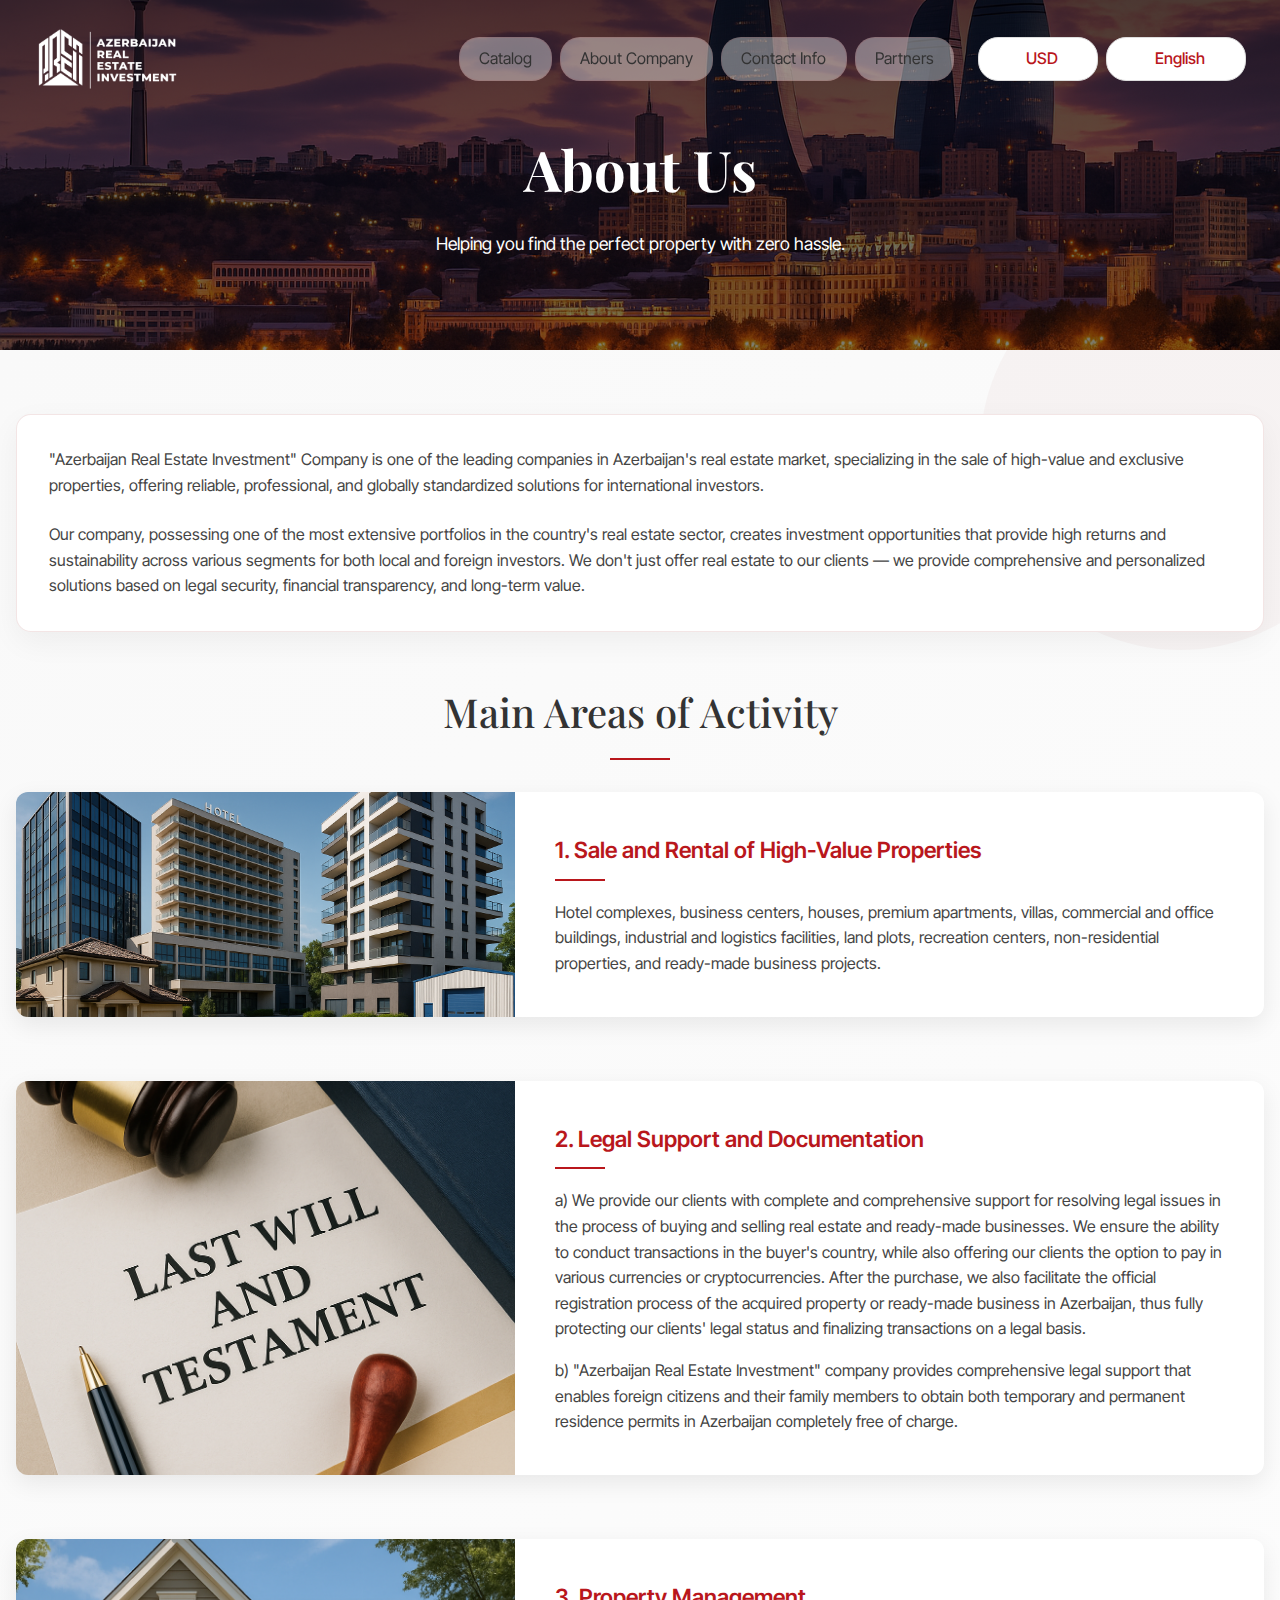
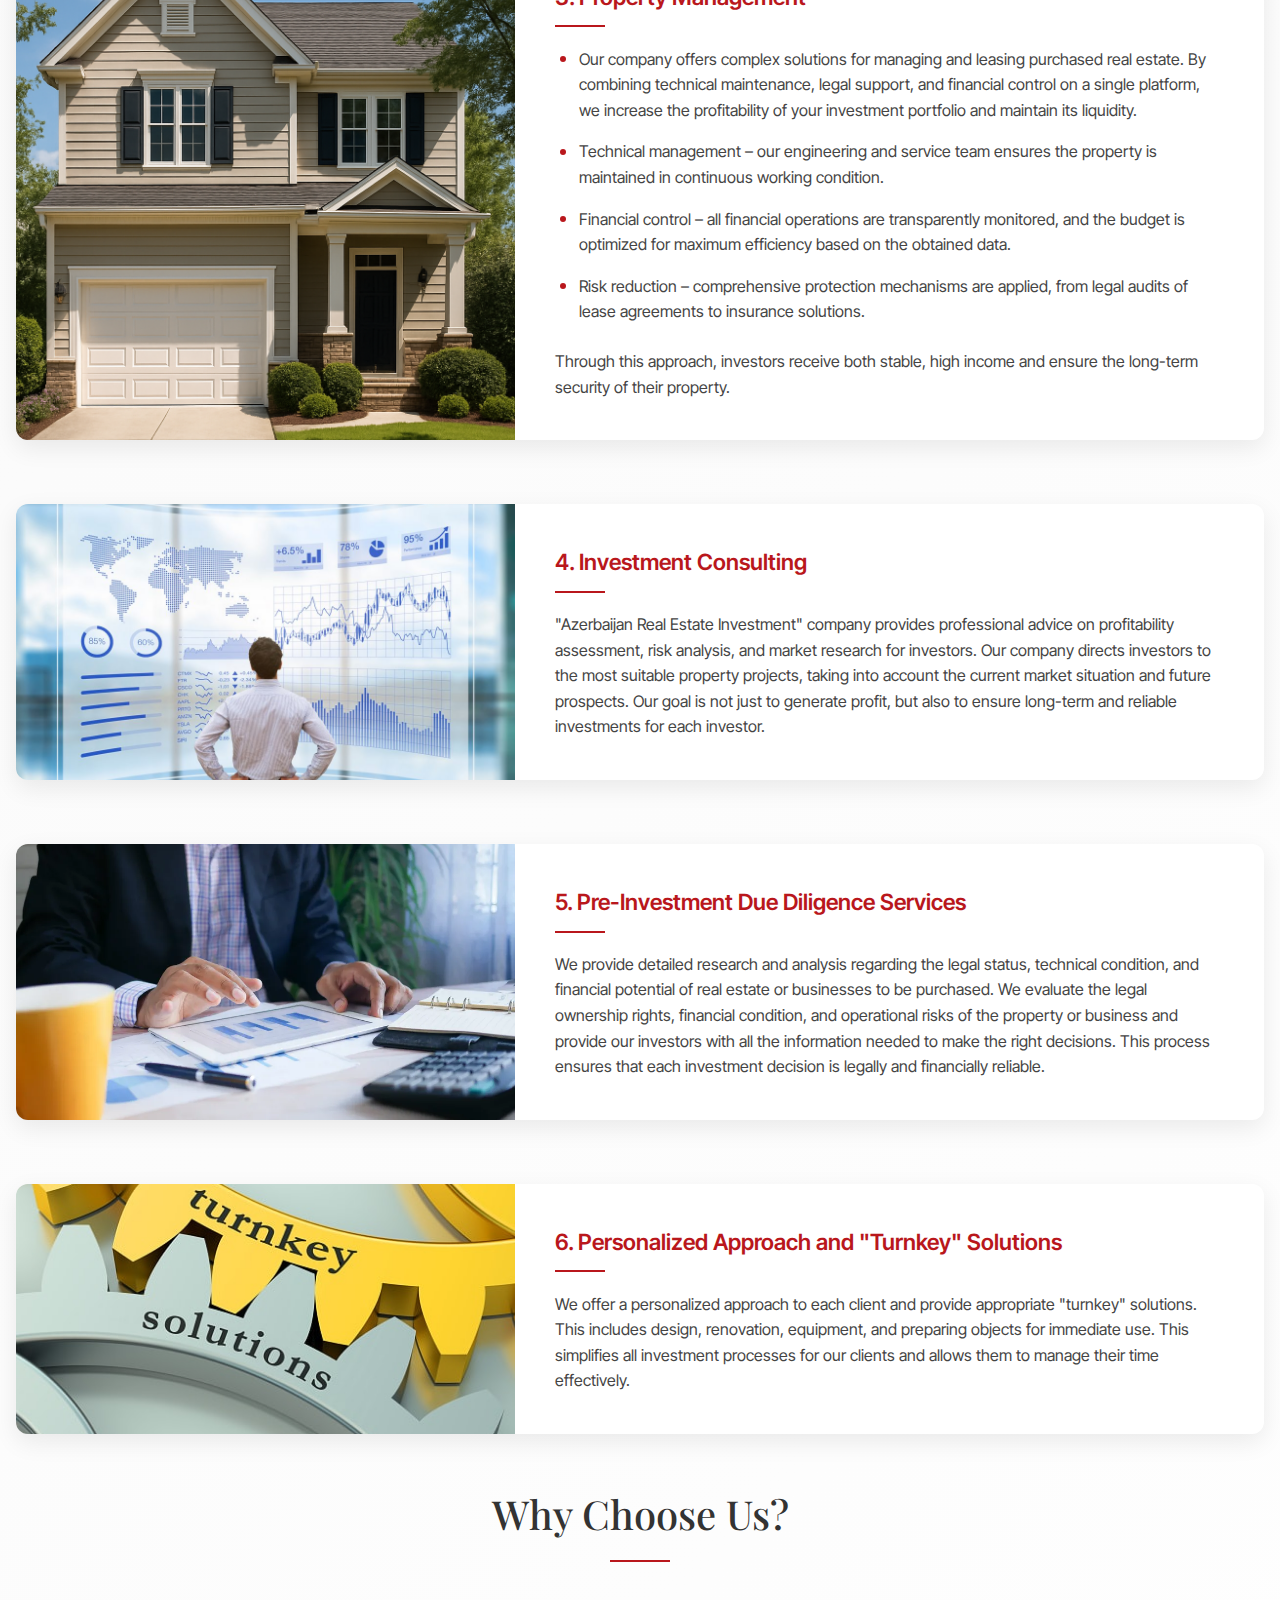
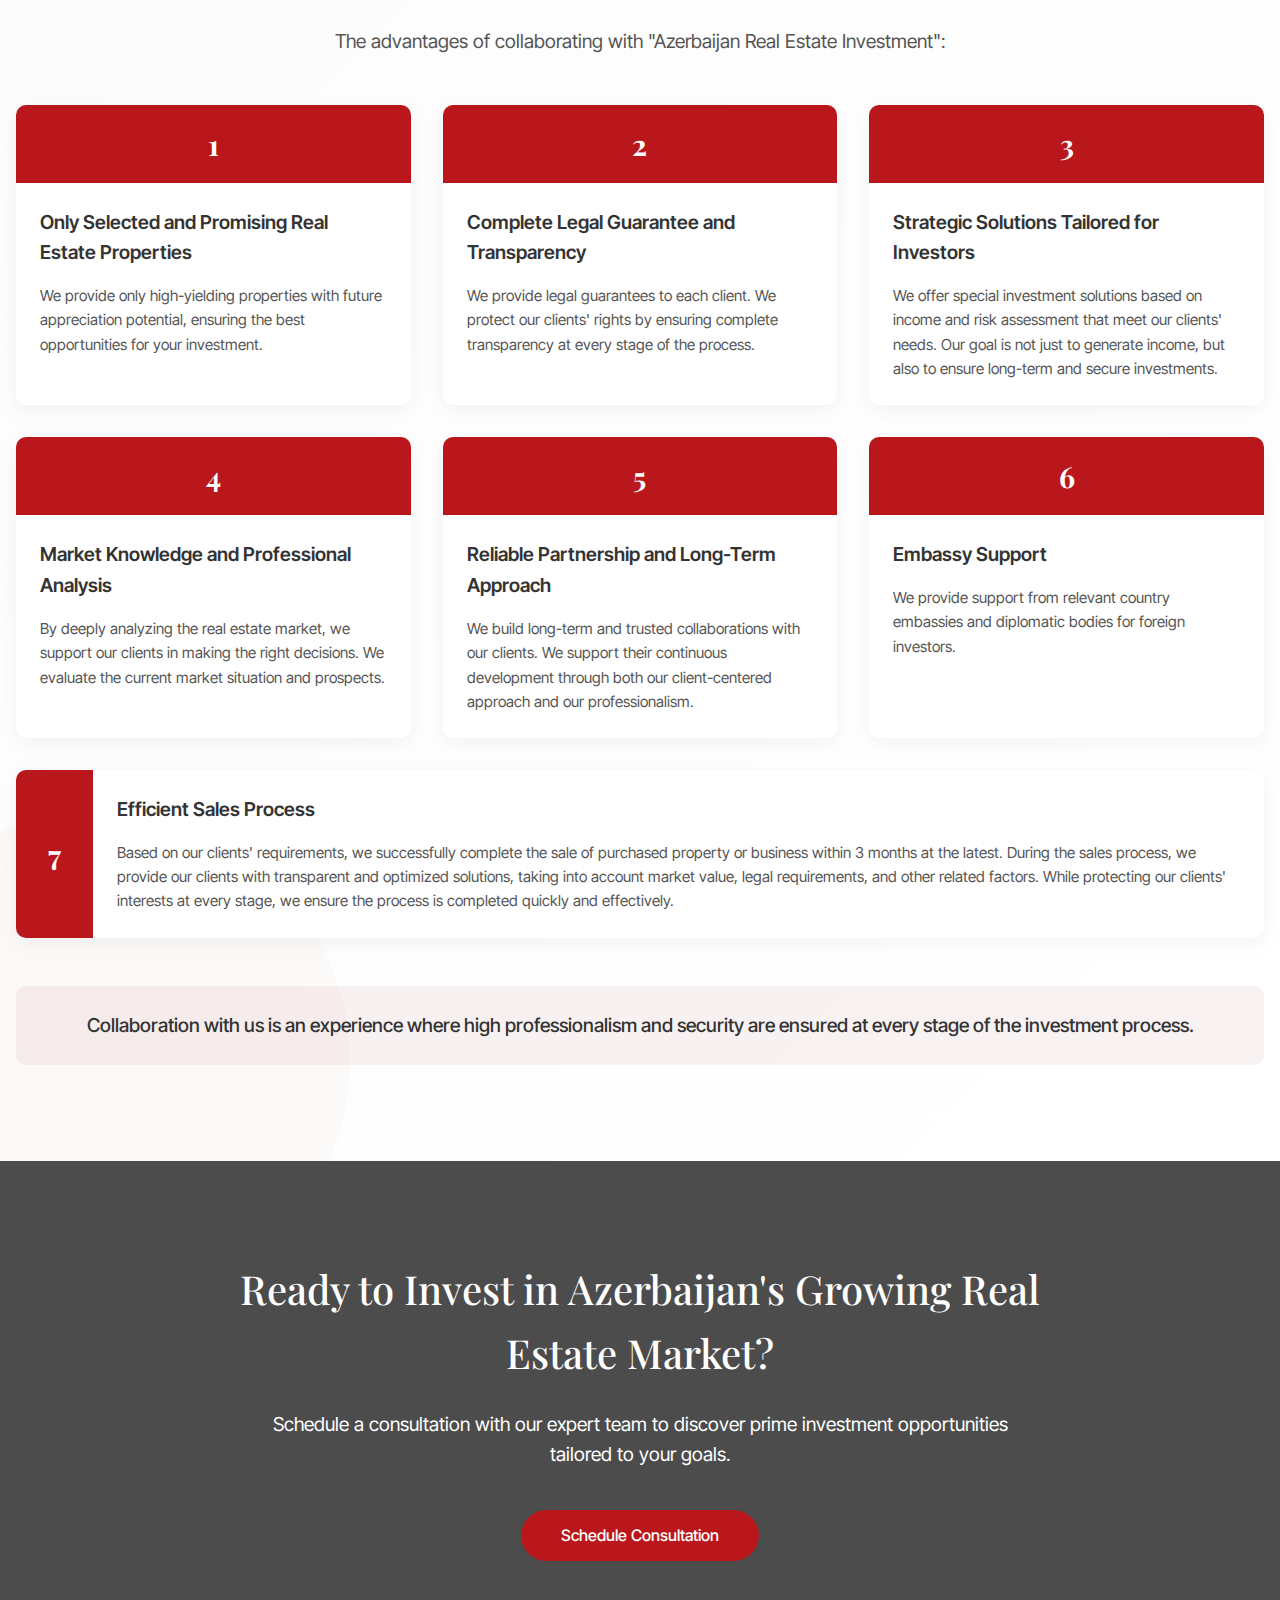
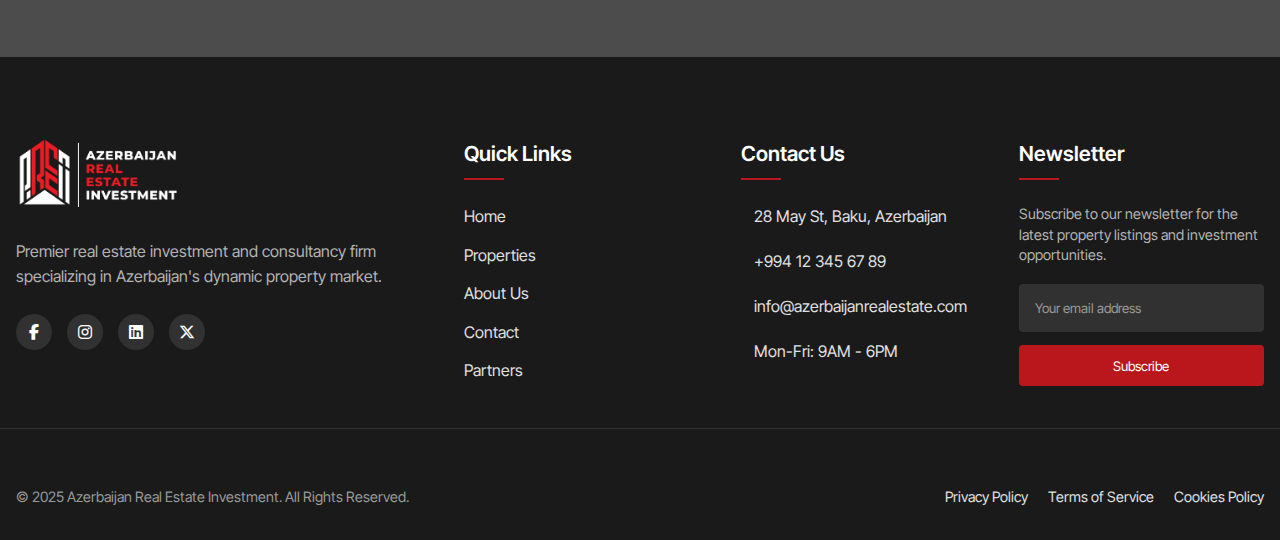
<file: about.html>
<!DOCTYPE html>
<html lang="en">
  <head>
    <meta charset="UTF-8" />
    <meta name="viewport" content="width=device-width, initial-scale=1.0" />
    <title>Azerbaijan Real Estate Investment</title>
    <link rel="preconnect" href="https://fonts.googleapis.com" />
    <link rel="preconnect" href="https://fonts.gstatic.com" crossorigin />
    <link
      rel="stylesheet"
      href="https://cdn-uicons.flaticon.com/3.0.0/uicons-thin-straight/css/uicons-thin-straight.css"
    />
    <link
      href="https://fonts.googleapis.com/css2?family=Cormorant+Garamond:ital,wght@0,300..700;1,300..700&family=Inter+Tight:ital,wght@0,100..900;1,100..900&family=Playfair+Display:ital,wght@0,400..900;1,400..900&display=swap"
      rel="stylesheet"
    />
    <link
      rel="stylesheet"
      href="https://cdnjs.cloudflare.com/ajax/libs/font-awesome/6.5.1/css/all.min.css"
    />
    <link rel="stylesheet" href="css/reset.css" />
    <link rel="stylesheet" href="css/style.css" />
    <link
      rel="stylesheet"
      href="https://cdn-uicons.flaticon.com/3.0.0/uicons-regular-rounded/css/uicons-regular-rounded.css"
    />
    <link
      rel="stylesheet"
      href="https://cdn-uicons.flaticon.com/3.0.0/uicons-regular-straight/css/uicons-regular-straight.css"
    />
    <link
      rel="stylesheet"
      href="https://cdn-uicons.flaticon.com/3.0.0/uicons-solid-straight/css/uicons-solid-straight.css"
    />
  </head>

  <body>
    <!-- Navigation Bar -->
    <header class="navbar">
      <div class="container navbar-container">
        <div class="logo">
          <a href="index.html" class="logo-container">
            <img src="assets/5.png" alt="Azerbaijan Real Estate Investment Logo 1" class="logo-img primary-logo" />
            <img src="assets/6.png" alt="Azerbaijan Real Estate Investment Logo" class="logo-img secondary-logo" />
          </a>
        </div>
        <div class="right-group">
          <nav class="nav-links">
            <ul>
              <li><a href="catalog.html">Catalog</a></li>
              <li><a href="about.html">About Company</a></li>
              <li><a href="contact.html">Contact Info</a></li>
              <li><a href="partners.html">Partners</a></li>
            </ul>
          </nav>
          <div class="auth-button">
            <div class="currency-dropdown">
              <a href="#" class="btn-login btn-login-currency dropdown-toggle" id="currency-btn">
                <i class="fi fi-rr-dollar"></i>USD</a>
              <div class="dropdown-menu" id="currency-menu">
                <a href="#" class="btn-login btn-login-currency dropdown-item"><i class="fi fi-rs-ruble-sign"></i>RUB</a>

                <a href="#" class="btn-login btn-login-currency dropdown-item"><svg class="currency-svg-icon dirham-icon"
                  stroke="#b9171c" width="16" height="16" viewBox="0 0 24 24" fill="none" stroke-linecap="round"
                  stroke-linejoin="round" stroke-width="2" xmlns="http://www.w3.org/2000/svg">
                  <path d="M0 0h24v24H0z" fill="none" stroke="none" />
                  <path d="M8.5 19h-3.5" />
                  <path d="M8.599 16.479a1.5 1.5 0 1 0 -1.099 2.521" />
                  <path d="M7 4v9" />
                  <path d="M15 13h1.888a1.5 1.5 0 0 0 1.296 -2.256l-2.184 -3.744" />
                  <path d="M11 13.01v-.01" />
                </svg><span style="color: #b9171c;">AED</span></a>
              <a href="#" class="btn-login btn-login-currency dropdown-item"><i class="fi fi-rr-lira-sign"></i>TRY</a>
            </div>
          </div>
          <div class="currency-dropdown">
            <a href="#" class="btn-login btn-login-currency dropdown-toggle" id="language-btn">
              <i class="fi fi-rr-globe"></i>English</a>
            <div class="dropdown-menu" id="language-menu">

              <a href="#" class="btn-login btn-login-currency dropdown-item">Türkçe</a>
              <a href="#" class="btn-login btn-login-currency dropdown-item">العربية</a>
              <a href="#" class="btn-login btn-login-currency dropdown-item">Русский</a>
            </div>
          </div>
          <div class="burger-menu">
            <i class="fi fi-rr-menu-burger"></i>
          </div>
        </div>
      </div>
    </header>

    <div class="mobile-menu">
      <div class="mobile-menu-container">
        <div class="mobile-menu-close">
          <i class="fi fi-rr-x"></i>
        </div>
        <nav class="mobile-nav">
          <ul>
            <li><a href="index.html">Home</a></li>
            <li><a href="catalog.html">Catalog</a></li>
            <li><a href="about.html">About Company</a></li>
            <li><a href="contact.html">Contact Info</a></li>
            <li><a href="partners.html">Partners</a></li>
          </ul>
        </nav>
      </div>
    </div>
  
    <div class="overlay"></div>

    <section class="header-banner about-header">
      <div class="container">
        <h1>About Us</h1>
        <p>Helping you find the perfect property with zero hassle.</p>
      </div>
    </section>
    <!-- About Section -->
    <section class="about-section">
      <div class="container">
        <div class="about-content">
          <div class="about-introduction">
            <p>
              "Azerbaijan Real Estate Investment" Company is one of the leading companies in Azerbaijan's real estate market, specializing in the sale of high-value and exclusive properties, offering reliable, professional, and globally standardized solutions for international investors.
            </p>
            <p>
              Our company, possessing one of the most extensive portfolios in the country's real estate sector, creates investment opportunities that provide high returns and sustainability across various segments for both local and foreign investors. We don't just offer real estate to our clients — we provide comprehensive and personalized solutions based on legal security, financial transparency, and long-term value.
            </p>
          </div>
          
          <h2 class="section-title">Main Areas of Activity</h2>
          
          <div class="activity-areas">
            <!-- Activity 1 -->
            <div class="activity-area-card">
              <div class="activity-image">
                <img src="assets/972e8cab-130b-4ba5-9fea-32c37201893b.png" alt="Sale and Rental of High-Value Properties" />
              </div>
              <div class="activity-content">
                <h3>1. Sale and Rental of High-Value Properties</h3>
                <p>Hotel complexes, business centers, houses, premium apartments, villas, commercial and office buildings, industrial and logistics facilities, land plots, recreation centers, non-residential properties, and ready-made business projects.</p>
              </div>
            </div>
            
            <!-- Activity 2 -->
            <div class="activity-area-card reversed">
              <div class="activity-content">
                <h3>2. Legal Support and Documentation</h3>
                <p>a) We provide our clients with complete and comprehensive support for resolving legal issues in the process of buying and selling real estate and ready-made businesses. We ensure the ability to conduct transactions in the buyer's country, while also offering our clients the option to pay in various currencies or cryptocurrencies. After the purchase, we also facilitate the official registration process of the acquired property or ready-made business in Azerbaijan, thus fully protecting our clients' legal status and finalizing transactions on a legal basis.</p>
                <p>b) "Azerbaijan Real Estate Investment" company provides comprehensive legal support that enables foreign citizens and their family members to obtain both temporary and permanent residence permits in Azerbaijan completely free of charge.</p>
              </div>
              <div class="activity-image">
                <img src="assets/5fb2de37-1154-4d50-b12e-c6025a71f365.png" alt="Legal Support and Documentation" />
              </div>
            </div>
            
            <!-- Activity 3 -->
            <div class="activity-area-card">
              <div class="activity-image">
                <img src="assets/4a9d1353-d520-4fb0-a7cf-98396672a652.png" alt="Property Management" />
              </div>
              <div class="activity-content">
                <h3>3. Property Management</h3>
                <ul>
                  <li>Our company offers complex solutions for managing and leasing purchased real estate. By combining technical maintenance, legal support, and financial control on a single platform, we increase the profitability of your investment portfolio and maintain its liquidity.</li>
                  <li>Technical management – our engineering and service team ensures the property is maintained in continuous working condition.</li>
                  <li>Financial control – all financial operations are transparently monitored, and the budget is optimized for maximum efficiency based on the obtained data.</li>
                  <li>Risk reduction – comprehensive protection mechanisms are applied, from legal audits of lease agreements to insurance solutions.</li>
                </ul>
                <p>Through this approach, investors receive both stable, high income and ensure the long-term security of their property.</p>
              </div>
            </div>
            
            <!-- Activity 4 -->
            <div class="activity-area-card reversed">
              <div class="activity-content">
                <h3>4. Investment Consulting</h3>
                <p>"Azerbaijan Real Estate Investment" company provides professional advice on profitability assessment, risk analysis, and market research for investors. Our company directs investors to the most suitable property projects, taking into account the current market situation and future prospects. Our goal is not just to generate profit, but also to ensure long-term and reliable investments for each investor.</p>
              </div>
              <div class="activity-image">
                <img src="assets/Fotolia_135097268_Subscription_Monthly_M-1024x682.jpg" alt="Investment Consulting" />
              </div>
            </div>
            
            <!-- Activity 5 -->
            <div class="activity-area-card">
              <div class="activity-image">
                <img src="assets/pre_investment_due_diligence_what_you_need_to_know_before_you_invest_3fefc6430b.jpeg" alt="Pre-Investment Due Diligence Services" />
              </div>
              <div class="activity-content">
                <h3>5. Pre-Investment Due Diligence Services</h3>
                <p>We provide detailed research and analysis regarding the legal status, technical condition, and financial potential of real estate or businesses to be purchased. We evaluate the legal ownership rights, financial condition, and operational risks of the property or business and provide our investors with all the information needed to make the right decisions. This process ensures that each investment decision is legally and financially reliable.</p>
              </div>
            </div>
            
            <!-- Activity 6 -->
            <div class="activity-area-card reversed">
              <div class="activity-content">
                <h3>6. Personalized Approach and "Turnkey" Solutions</h3>
                <p>We offer a personalized approach to each client and provide appropriate "turnkey" solutions. This includes design, renovation, equipment, and preparing objects for immediate use. This simplifies all investment processes for our clients and allows them to manage their time effectively.</p>
              </div>
              <div class="activity-image">
                <img src="assets/turnkey-solutions.jpeg" alt="Personalized Approach and Turnkey Solutions" />
              </div>
            </div>
          </div>
          
          <!-- Why Choose Us Section -->
          <h2 class="section-title">Why Choose Us?</h2>
          
          <div class="why-choose-us">
            <p class="why-choose-us-intro">The advantages of collaborating with "Azerbaijan Real Estate Investment":</p>
            
            <div class="advantages-grid">
              <div class="advantage-card">
                <div class="advantage-number">1</div>
                <div class="advantage-content">
                  <h4>Only Selected and Promising Real Estate Properties</h4>
                  <p>We provide only high-yielding properties with future appreciation potential, ensuring the best opportunities for your investment.</p>
                </div>
              </div>
              
              <div class="advantage-card">
                <div class="advantage-number">2</div>
                <div class="advantage-content">
                  <h4>Complete Legal Guarantee and Transparency</h4>
                  <p>We provide legal guarantees to each client. We protect our clients' rights by ensuring complete transparency at every stage of the process.</p>
                </div>
              </div>
              
              <div class="advantage-card">
                <div class="advantage-number">3</div>
                <div class="advantage-content">
                  <h4>Strategic Solutions Tailored for Investors</h4>
                  <p>We offer special investment solutions based on income and risk assessment that meet our clients' needs. Our goal is not just to generate income, but also to ensure long-term and secure investments.</p>
                </div>
              </div>
              
              <div class="advantage-card">
                <div class="advantage-number">4</div>
                <div class="advantage-content">
                  <h4>Market Knowledge and Professional Analysis</h4>
                  <p>By deeply analyzing the real estate market, we support our clients in making the right decisions. We evaluate the current market situation and prospects.</p>
                </div>
              </div>
              
              <div class="advantage-card">
                <div class="advantage-number">5</div>
                <div class="advantage-content">
                  <h4>Reliable Partnership and Long-Term Approach</h4>
                  <p>We build long-term and trusted collaborations with our clients. We support their continuous development through both our client-centered approach and our professionalism.</p>
                </div>
              </div>
              
              <div class="advantage-card">
                <div class="advantage-number">6</div>
                <div class="advantage-content">
                  <h4>Embassy Support</h4>
                  <p>We provide support from relevant country embassies and diplomatic bodies for foreign investors.</p>
                </div>
              </div>
              
              <div class="advantage-card wide-card">
                <div class="advantage-number">7</div>
                <div class="advantage-content">
                  <h4>Efficient Sales Process</h4>
                  <p>Based on our clients' requirements, we successfully complete the sale of purchased property or business within 3 months at the latest. During the sales process, we provide our clients with transparent and optimized solutions, taking into account market value, legal requirements, and other related factors. While protecting our clients' interests at every stage, we ensure the process is completed quickly and effectively.</p>
                </div>
              </div>
            </div>
            
            <div class="collaboration-note">
              <p>Collaboration with us is an experience where high professionalism and security are ensured at every stage of the investment process.</p>
            </div>
          </div>
        </div>
      </div>
    </section>

    <!-- CTA Section -->
    <section class="cta-section">
      <div class="container">
        <div class="cta-content">
          <h2>Ready to Invest in Azerbaijan's Growing Real Estate Market?</h2>
          <p>
            Schedule a consultation with our expert team to discover prime
            investment opportunities tailored to your goals.
          </p>
          <div class="cta-buttons">
            <a href="#" class="btn-primary">Schedule Consultation</a>
          </div>
        </div>
      </div>
    </section>

    <!-- Footer -->
    <footer class="site-footer">
      <div class="container">
        <!-- Upper Footer Section -->
        <div class="footer-upper">
          <!-- Company Info and Social Links -->
          <div class="footer-brand-section">
            <a href="index.html" class="footer-logo">
              <img src="assets/4.png" alt="Azerbaijan Real Estate Investment" />
            </a>
            <p class="footer-tagline">
              Premier real estate investment and consultancy firm specializing
              in Azerbaijan's dynamic property market.
            </p>
            <div class="social-links">
              <a href="#" class="social-icon" aria-label="Facebook"><i class="fa-brands fa-facebook-f"></i></a>
              <a href="#" class="social-icon" aria-label="Instagram"><i class="fa-brands fa-instagram"></i></a>
              <a href="#" class="social-icon" aria-label="LinkedIn"><i class="fa-brands fa-linkedin"></i></a>
              <a href="#" class="social-icon" aria-label="Twitter"><i class="fa-brands fa-x-twitter"></i></a>
            </div>
          </div>

          <!-- Footer Navigation Columns -->
          <div class="footer-navigation">
            <!-- Quick Links -->
            <div class="footer-nav-column">
              <h3 class="footer-heading">Quick Links</h3>
              <ul class="footer-links">
                <li><a href="index.html">Home</a></li>
                <li><a href="catalog.html">Properties</a></li>
                <li><a href="about.html">About Us</a></li>
                <li><a href="contact.html">Contact</a></li>
                <li><a href="partners.html">Partners</a></li>
              </ul>
            </div>

            <!-- Contact Info -->
            <div class="footer-nav-column contact-info">
              <h3 class="footer-heading">Contact Us</h3>
              <ul class="contact-list">
                <li class="contact-item">
                  <i class="fi fi-rr-marker"></i>
                  <span>28 May St, Baku, Azerbaijan</span>
                </li>
                <li class="contact-item">
                  <i class="fi fi-rr-phone-call"></i>
                  <span>+994 12 345 67 89</span>
                </li>
                <li class="contact-item">
                  <i class="fi fi-rr-envelope"></i>
                  <span>info@azerbaijanrealestate.com</span>
                </li>
                <li class="contact-item">
                  <i class="fi fi-rr-time-check"></i>
                  <span>Mon-Fri: 9AM - 6PM</span>
                </li>
              </ul>
            </div>

            <!-- Newsletter Signup -->
            <div class="footer-nav-column newsletter">
              <h3 class="footer-heading">Newsletter</h3>
              <p>Subscribe to our newsletter for the latest property listings and investment opportunities.</p>
              <form class="newsletter-form">
                <input type="email" placeholder="Your email address" required>
                <button type="submit" class="btn-subscribe">Subscribe</button>
              </form>
            </div>
          </div>
        </div>
      </div>

      <!-- Divider -->
      <hr class="footer-divider">

      <!-- Footer Bottom Section -->
      <div class="container">
        <div class="footer-bottom">
          <p class="copyright">
            &copy; 2025 Azerbaijan Real Estate Investment. All Rights Reserved.
          </p>
          <div class="footer-bottom-links">
            <a href="#">Privacy Policy</a>
            <a href="#">Terms of Service</a>
            <a href="#">Cookies Policy</a>
          </div>
        </div>
      </div>
    </footer>

    <!-- WhatsApp Button -->
    <a
      href="https://wa.me/994000000000"
      class="whatsapp-button"
      id="whatsappBtn"
      target="_blank"
    >
      <img
        src="assets/whatsapp-logo.png"
        alt="WhatsApp"
        class="whatsapp-icon"
      />
    </a>

    <!-- Back to Top Button -->
    <button class="back-to-top-button" id="backToTopBtn">
      <svg class="back-to-top-icon" viewBox="0 0 384 512">
        <path
          d="M214.6 41.4c-12.5-12.5-32.8-12.5-45.3 0l-160 160c-12.5 12.5-12.5 32.8 0 45.3s32.8 12.5 45.3 0L160 141.2V448c0 17.7 14.3 32 32 32s32-14.3 32-32V141.2L329.4 246.6c12.5 12.5 32.8 12.5 45.3 0s12.5-32.8 0-45.3l-160-160z"
        ></path>
      </svg>
    </button>

    <!-- Scripts -->
    <script src="js/main.js"></script>
  </body>
</html>
</file>
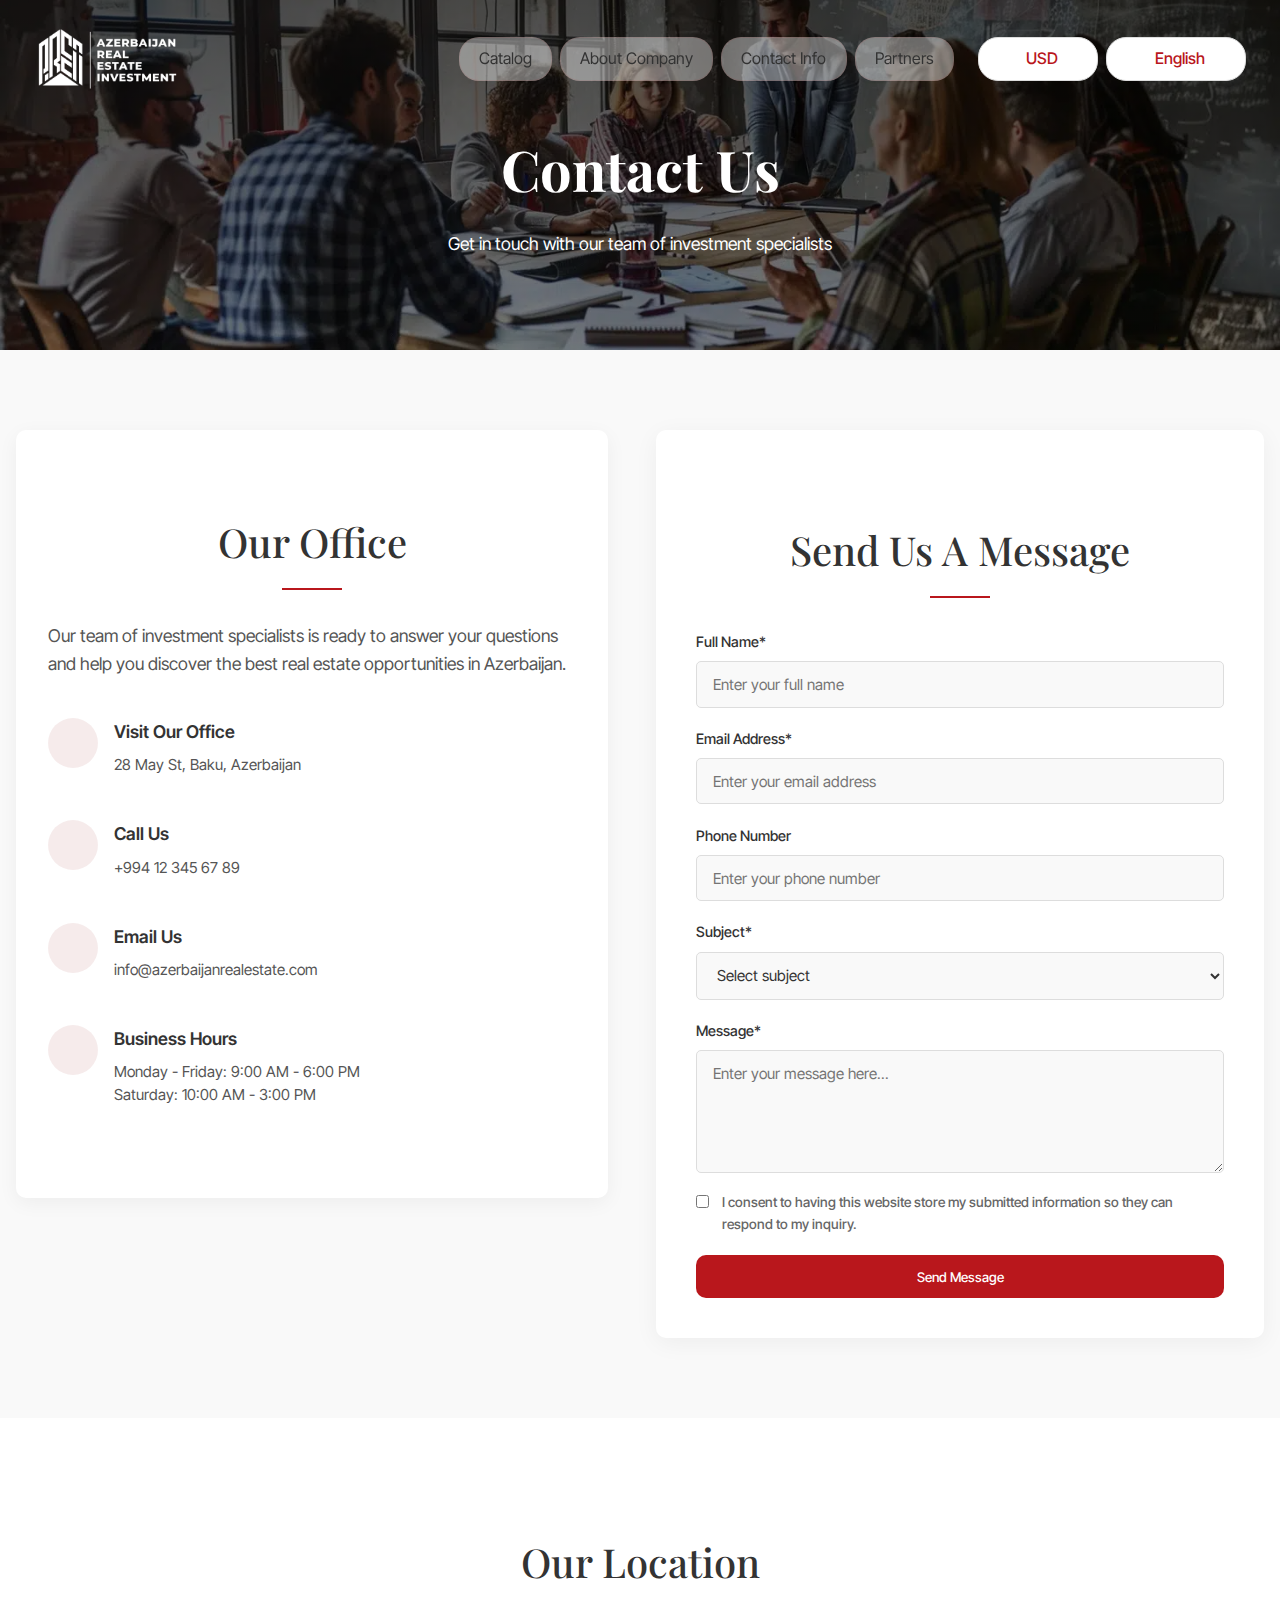
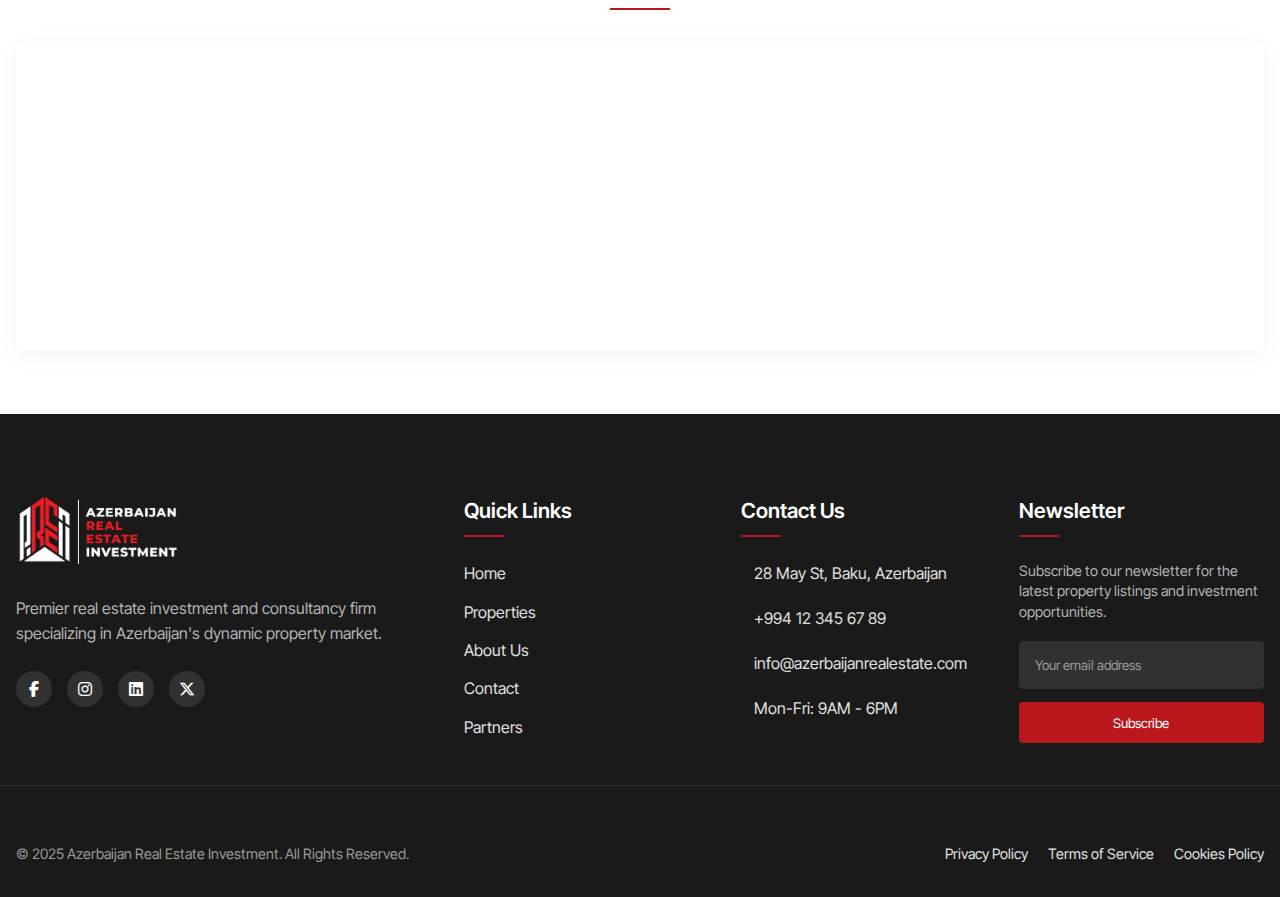
<file: contact.html>
<!DOCTYPE html>
<html lang="en">
  <head>
    <meta charset="UTF-8" />
    <meta name="viewport" content="width=device-width, initial-scale=1.0" />
    <title>Contact Us - Azerbaijan Real Estate Investment</title>
    <link rel="preconnect" href="https://fonts.googleapis.com" />
    <link rel="preconnect" href="https://fonts.gstatic.com" crossorigin />
    <link
      rel="stylesheet"
      href="https://cdn-uicons.flaticon.com/3.0.0/uicons-thin-straight/css/uicons-thin-straight.css"
    />
    <link
      href="https://fonts.googleapis.com/css2?family=Cormorant+Garamond:ital,wght@0,300..700;1,300..700&family=Inter+Tight:ital,wght@0,100..900;1,100..900&family=Playfair+Display:ital,wght@0,400..900;1,400..900&display=swap"
      rel="stylesheet"
    />
    <link
      rel="stylesheet"
      href="https://cdnjs.cloudflare.com/ajax/libs/font-awesome/6.5.1/css/all.min.css"
    />
    <link rel="stylesheet" href="css/reset.css" />
    <link rel="stylesheet" href="css/style.css" />
    <link
      rel="stylesheet"
      href="https://cdn-uicons.flaticon.com/3.0.0/uicons-regular-rounded/css/uicons-regular-rounded.css"
    />
    <link
      rel="stylesheet"
      href="https://cdn-uicons.flaticon.com/3.0.0/uicons-regular-straight/css/uicons-regular-straight.css"
    />
    <link
      rel="stylesheet"
      href="https://cdn-uicons.flaticon.com/3.0.0/uicons-solid-straight/css/uicons-solid-straight.css"
    />
  </head>

  <body>
    <!-- Navigation Bar -->
    <header class="navbar">
      <div class="container navbar-container">
        <div class="logo">
          <a href="index.html" class="logo-container">
            <img src="assets/5.png" alt="Azerbaijan Real Estate Investment Logo 1" class="logo-img primary-logo" />
            <img src="assets/6.png" alt="Azerbaijan Real Estate Investment Logo" class="logo-img secondary-logo" />
          </a>
        </div>
        <div class="right-group">
          <nav class="nav-links">
            <ul>
              <li><a href="catalog.html">Catalog</a></li>
              <li><a href="about.html">About Company</a></li>
              <li><a href="contact.html">Contact Info</a></li>
              <li><a href="partners.html">Partners</a></li>
            </ul>
          </nav>
          <div class="auth-button">
            <div class="currency-dropdown">
              <a href="#" class="btn-login btn-login-currency dropdown-toggle" id="currency-btn">
                <i class="fi fi-rr-dollar"></i>USD</a>
              <div class="dropdown-menu" id="currency-menu">
                <a href="#" class="btn-login btn-login-currency dropdown-item"><i class="fi fi-rs-ruble-sign"></i>RUB</a>

                <a href="#" class="btn-login btn-login-currency dropdown-item"><svg class="currency-svg-icon dirham-icon"
                  stroke="#b9171c" width="16" height="16" viewBox="0 0 24 24" fill="none" stroke-linecap="round"
                  stroke-linejoin="round" stroke-width="2" xmlns="http://www.w3.org/2000/svg">
                  <path d="M0 0h24v24H0z" fill="none" stroke="none" />
                  <path d="M8.5 19h-3.5" />
                  <path d="M8.599 16.479a1.5 1.5 0 1 0 -1.099 2.521" />
                  <path d="M7 4v9" />
                  <path d="M15 13h1.888a1.5 1.5 0 0 0 1.296 -2.256l-2.184 -3.744" />
                  <path d="M11 13.01v-.01" />
                </svg><span style="color: #b9171c;">AED</span></a>
              <a href="#" class="btn-login btn-login-currency dropdown-item"><i class="fi fi-rr-lira-sign"></i>TRY</a>
            </div>
          </div>
          <div class="currency-dropdown">
            <a href="#" class="btn-login btn-login-currency dropdown-toggle" id="language-btn">
              <i class="fi fi-rr-globe"></i>English</a>
            <div class="dropdown-menu" id="language-menu">

              <a href="#" class="btn-login btn-login-currency dropdown-item">Türkçe</a>
              <a href="#" class="btn-login btn-login-currency dropdown-item">العربية</a>
              <a href="#" class="btn-login btn-login-currency dropdown-item">Русский</a>
            </div>
          </div>
          <div class="burger-menu">
            <i class="fi fi-rr-menu-burger"></i>
          </div>
        </div>
      </div>
    </header>

    <div class="mobile-menu">
      <div class="mobile-menu-container">
        <div class="mobile-menu-close">
          <i class="fi fi-rr-x"></i>
        </div>
        <nav class="mobile-nav">
          <ul>
            <li><a href="index.html">Home</a></li>
            <li><a href="catalog.html">Catalog</a></li>
            <li><a href="about.html">About Company</a></li>
            <li><a href="contact.html">Contact Info</a></li>
            <li><a href="partners.html">Partners</a></li>
          </ul>
        </nav>
      </div>
    </div>
  
    <div class="overlay"></div>
    <!-- Contact Header Section -->
    <section class="header-banner contact-header">
      <div class="container">
        <h1>Contact Us</h1>
        <p>Get in touch with our team of investment specialists</p>
      </div>
    </section>

    <!-- Contact Information Section -->
    <section class="contact-section">
      <div class="container">
        <div class="contact-wrapper">
          <!-- Contact Information -->
          <div class="contact-info">
            <h2 class="section-title">Our Office</h2>
            <p class="contact-intro">Our team of investment specialists is ready to answer your questions and help you discover the best real estate opportunities in Azerbaijan.</p>
            
            <div class="contact-details">
              <div class="contact-item">
                <div class="contact-icon">
                  <i class="fi fi-rr-marker"></i>
                </div>
                <div class="contact-text">
                  <h3>Visit Our Office</h3>
                  <p>28 May St, Baku, Azerbaijan</p>
                </div>
              </div>
              
              <div class="contact-item">
                <div class="contact-icon">
                  <i class="fi fi-rr-phone-call"></i>
                </div>
                <div class="contact-text">
                  <h3>Call Us</h3>
                  <p>+994 12 345 67 89</p>
                </div>
              </div>
              
              <div class="contact-item">
                <div class="contact-icon">
                  <i class="fi fi-rr-envelope"></i>
                </div>
                <div class="contact-text">
                  <h3>Email Us</h3>
                  <p>info@azerbaijanrealestate.com</p>
                </div>
              </div>
              
              <div class="contact-item">
                <div class="contact-icon">
                  <i class="fi fi-rr-time-check"></i>
                </div>
                <div class="contact-text">
                  <h3>Business Hours</h3>
                  <p>Monday - Friday: 9:00 AM - 6:00 PM<br>Saturday: 10:00 AM - 3:00 PM</p>
                </div>
              </div>
            </div>
            
          </div>
          
          <!-- Contact Form -->
          <div class="contact-form-container">
            <h2 class="section-title">Send Us A Message</h2>
            <form class="contact-form">
              <div class="form-group">
                <label for="name">Full Name*</label>
                <input type="text" id="name" placeholder="Enter your full name" required />
              </div>
              
              <div class="form-group">
                <label for="email">Email Address*</label>
                <input type="email" id="email" placeholder="Enter your email address" required />
              </div>
              
              <div class="form-group">
                <label for="phone">Phone Number</label>
                <input type="tel" id="phone" placeholder="Enter your phone number" />
              </div>
              
              <div class="form-group">
                <label for="subject">Subject*</label>
                <select id="subject" required>
                  <option value="" disabled selected>Select subject</option>
                  <option value="investment">Investment Opportunities</option>
                  <option value="property">Property Inquiry</option>
                  <option value="consultation">Consultation Request</option>
                  <option value="legal">Legal Services</option>
                  <option value="other">Other</option>
                </select>
              </div>
              
              <div class="form-group">
                <label for="message">Message*</label>
                <textarea id="message" rows="5" placeholder="Enter your message here..." required></textarea>
              </div>
              
              <div class="form-group form-checkbox">
                <input type="checkbox" id="consent" required />
                <label for="consent">I consent to having this website store my submitted information so they can respond to my inquiry.</label>
              </div>
              
              <button type="submit" class="btn-primary">Send Message</button>
            </form>
          </div>
        </div>
      </div>
    </section>

    <!-- Map Section -->
    <section class="map-section">
      <div class="container">
        <h2 class="section-title">Our Location</h2>
        <div class="map-container">
          <iframe src="https://www.google.com/maps/embed?pb=!1m18!1m12!1m3!1d48624.04186401357!2d49.803256697482784!3d40.38259205825242!2m3!1f0!2f0!3f0!3m2!1i1024!2i768!4f13.1!3m3!1m2!1s0x40307d6bd6211cf9%3A0x343f6b5e7ae56c6b!2sBaku%2C%20Azerbaijan!5e0!3m2!1sen!2sus!4v1655123456789!5m2!1sen!2sus" width="100%" height="450" style="border:0;" allowfullscreen="" loading="lazy" referrerpolicy="no-referrer-when-downgrade"></iframe>
        </div>
      </div>
    </section>

    <!-- Footer -->
    <footer class="site-footer">
      <div class="container">
        <!-- Upper Footer Section -->
        <div class="footer-upper">
          <!-- Company Info and Social Links -->
          <div class="footer-brand-section">
            <a href="index.html" class="footer-logo">
              <img src="assets/4.png" alt="Azerbaijan Real Estate Investment" />
            </a>
            <p class="footer-tagline">
              Premier real estate investment and consultancy firm specializing
              in Azerbaijan's dynamic property market.
            </p>
            <div class="social-links">
              <a href="#" class="social-icon" aria-label="Facebook"><i class="fa-brands fa-facebook-f"></i></a>
              <a href="#" class="social-icon" aria-label="Instagram"><i class="fa-brands fa-instagram"></i></a>
              <a href="#" class="social-icon" aria-label="LinkedIn"><i class="fa-brands fa-linkedin"></i></a>
              <a href="#" class="social-icon" aria-label="Twitter"><i class="fa-brands fa-x-twitter"></i></a>
            </div>
          </div>

          <!-- Footer Navigation Columns -->
          <div class="footer-navigation">
            <!-- Quick Links -->
            <div class="footer-nav-column">
              <h3 class="footer-heading">Quick Links</h3>
              <ul class="footer-links">
                <li><a href="index.html">Home</a></li>
                <li><a href="catalog.html">Properties</a></li>
                <li><a href="about.html">About Us</a></li>
                <li><a href="contact.html">Contact</a></li>
                <li><a href="partners.html">Partners</a></li>
              </ul>
            </div>

            <!-- Contact Info -->
            <div class="footer-nav-column contact-info">
              <h3 class="footer-heading">Contact Us</h3>
              <ul class="contact-list">
                <li class="contact-item">
                  <i class="fi fi-rr-marker"></i>
                  <span>28 May St, Baku, Azerbaijan</span>
                </li>
                <li class="contact-item">
                  <i class="fi fi-rr-phone-call"></i>
                  <span>+994 12 345 67 89</span>
                </li>
                <li class="contact-item">
                  <i class="fi fi-rr-envelope"></i>
                  <span>info@azerbaijanrealestate.com</span>
                </li>
                <li class="contact-item">
                  <i class="fi fi-rr-time-check"></i>
                  <span>Mon-Fri: 9AM - 6PM</span>
                </li>
              </ul>
            </div>

            <!-- Newsletter Signup -->
            <div class="footer-nav-column newsletter">
              <h3 class="footer-heading">Newsletter</h3>
              <p>Subscribe to our newsletter for the latest property listings and investment opportunities.</p>
              <form class="newsletter-form">
                <input type="email" placeholder="Your email address" required>
                <button type="submit" class="btn-subscribe">Subscribe</button>
              </form>
            </div>
          </div>
        </div>
      </div>

      <!-- Divider -->
      <hr class="footer-divider">

      <!-- Footer Bottom Section -->
      <div class="container">
        <div class="footer-bottom">
          <p class="copyright">
            &copy; 2025 Azerbaijan Real Estate Investment. All Rights Reserved.
          </p>
          <div class="footer-bottom-links">
            <a href="#">Privacy Policy</a>
            <a href="#">Terms of Service</a>
            <a href="#">Cookies Policy</a>
          </div>
        </div>
      </div>
    </footer>

    <!-- WhatsApp Button -->
    <a
      href="https://wa.me/994000000000"
      class="whatsapp-button"
      id="whatsappBtn"
      target="_blank"
    >
      <img
        src="assets/whatsapp-logo.png"
        alt="WhatsApp"
        class="whatsapp-icon"
      />
    </a>

    <!-- Back to Top Button -->
    <button class="back-to-top-button" id="backToTopBtn">
      <svg class="back-to-top-icon" viewBox="0 0 384 512">
        <path
          d="M214.6 41.4c-12.5-12.5-32.8-12.5-45.3 0l-160 160c-12.5 12.5-12.5 32.8 0 45.3s32.8 12.5 45.3 0L160 141.2V448c0 17.7 14.3 32 32 32s32-14.3 32-32V141.2L329.4 246.6c12.5 12.5 32.8 12.5 45.3 0s12.5-32.8 0-45.3l-160-160z"
        ></path>
      </svg>
    </button>

    <!-- Scripts -->
    <script src="js/main.js"></script>
  </body>
</html>
</file>
<file: css/style.css>
* {
  margin: 0;
  padding: 0;
  box-sizing: border-box;
}

::selection {
  background-color: #b9171c;
  color: white;
}

body {
  font-family: "Inter Tight", sans-serif;
  color: #333;
  line-height: 1.6;
}

a {
  text-decoration: none;
  color: inherit;
}

.container {
  max-width: 1300px;
  margin: 0 auto;
  padding: 0 1rem;
}

/* Navbar Styles */
.navbar {
  position: fixed;
  width: 100%;
  top: 1rem;
  z-index: 1000;
  padding-inline: 10px;
}

.navbar-container {
  display: flex;
  justify-content: space-between;
  align-items: center;
  padding: 0.8rem 1.5rem;
  border-radius: 50px;
  background-color: white;
  box-shadow: 0 5px 15px rgba(0, 0, 0, 0.08);
}

@media (min-width: 1025px) {
  .navbar-container {
    transition: all 0.6s cubic-bezier(0.4, 0, 0.2, 1);
    background-color: transparent;
    box-shadow: none;
  }
  
  .navbar-container:hover {
    background-color: rgb(255, 255, 255);
    box-shadow: 0 5px 15px rgba(0, 0, 0, 0.08);
  }
}

/* Logo text hover effect only needed for larger screens */
@media (min-width: 1025px) {
  .navbar-container:hover .primary-logo {
    opacity: 0;
  }
  .navbar-container:hover .secondary-logo {
    opacity: 1;
  }
}

.navbar-container.scrolled {
  background-color: rgb(255, 255, 255);
  box-shadow: 0 2px 10px rgba(0, 0, 0, 0.1);
}

/* Scrolled state for logo switching only needed for larger screens */
@media (min-width: 1025px) {
  .navbar-container.scrolled .primary-logo {
    opacity: 0;
  }
  .navbar-container.scrolled .secondary-logo {
    opacity: 1;
  }
}

.logo {
  display: flex;
  align-items: center;
}

.logo-container {
  display: flex;
  align-items: center;
  position: relative;
  width: auto;
}

.logo-img {
  height: 60px; /* Adjust the height as needed */
  width: auto;
  object-fit: contain;
  transition: all 0.3s ease;
  max-width: 100%;
  position: relative;
}

.primary-logo {
  opacity: 1;
  z-index: 1;
}

.secondary-logo {
  position: absolute;
  left: 0;
  top: 0;
  opacity: 0;
  z-index: 2;
}

/* Logo responsive styles */
@media (max-width: 1024px) {
  .primary-logo {
    opacity: 0;
  }
  .secondary-logo {
    opacity: 1;
  }
}

/* Second logo-container definition removed to prevent duplicates */



.right-group {
  display: flex;
  align-items: center;
  gap: 1.5rem;
}

.auth-button {
  display: flex;
  align-items: center;
  gap: 0.5rem; /* Adjust this value to control space between buttons */
}

.nav-links ul {
  display: flex;
  list-style: none;
  gap: 0.5rem;
  margin: 0;
  padding: 0;
}

.nav-links a {
  font-size: 1rem;
  transition: 0.3s;
  padding: 0.5rem 1.2rem;
  background: #ffffff66;
  border-radius: 20px;
  display: inline-block;
  text-align: center;
  border: 1px solid #b9171c15;
}

.nav-links a:hover {
  color: white;
  background-color: #b9171c;
  border-color: #b9171c;
}

.btn-login {
  background-color: #f9f9f9;
  color: #333;
  padding: 0.5rem 1.2rem;
  border-radius: 20px;
  font-weight: 500;
  transition: all 0.3s;
  border: 1px solid #ddd;
  display: inline-block;
  text-align: center;
  min-width: 120px;
}

.btn-login i {
  margin-right: 0.5rem;
  font-size: 1rem;
  vertical-align: middle;
}

.btn-login:hover {
  background-color: #b9171c; /* Brand color on hover */
  color: white;
}

.currency-dropdown {
  position: relative;
  display: inline-block;
}

.btn-login-currency {
    background-color: white;
    color: #b9171c;
    display: inline-block;
    text-align: center;
    min-width: 120px;
}

#language-btn {
    min-width: 140px !important;
}

#language-btn .dropdown-menu {
    min-width: 140px !important;
}

.dropdown-menu {
  position: absolute;
  color: #b9171c !important;
  right: 0;
  top: 100%;
  background-color: #ffffff;
  width: 100%;
  min-width: 120px; /* Ensure minimum width for all dropdown menus */
  z-index: 1001;
  border-radius: 0 0 20px 20px;
  box-shadow: 0 5px 10px rgba(0, 0, 0, 0.2);
  max-height: 0;
  opacity: 0;
  transition: max-height 0.3s ease-in-out, opacity 0.3s ease-in-out;
  overflow: hidden;
  padding: 0;
}

.dropdown-menu.show {
  max-height: 200px;
  opacity: 1;
}

.dropdown-toggle {
  position: relative;
  z-index: 1002;
}

.dropdown-toggle.active {
  border-radius: 20px 20px 0 0;
}

.dropdown-item {
  display: block;
  width: 100%;
  border-radius: 0;
  border: none;
  margin: 0;
  padding: 0.5rem 1.2rem;
  color: #b9171c;
  font-weight: 500;
  font-size: 0.95rem;
  font-family: "Inter Tight", sans-serif;
  transition: all 0.3s;
  text-align: center;
  border-bottom: 1px solid #ddd;
}

.dropdown-item span {
  transition: all 0.3s;
}

.dropdown-item img {
  transition: all 0.3s;
}

.dropdown-item:hover img,
.dropdown-item:hover svg {
  filter: brightness(0) invert(1) !important;
}

.dropdown-item:last-child {
  border-bottom: none;
}

.dropdown-item:hover {
  background-color: #b9171c;
  color: white !important;
}

.dropdown-item:hover span {
  color: white !important;
}

.dropdown-item i {
  font-size: 1rem;
  margin-right: 0.5rem;
  display: inline-block;
  width: 16px; /* Fixed width for the icon */
  text-align: center;
}

.dropdown-item img,
.dropdown-item svg {
  margin-right: 10px !important;
  vertical-align: middle;
}

.currency-svg-icon {
  transition: all 0.3s;
}

.dirham-icon {
  vertical-align: middle;
}

/* Featured Properties Section */
.featured-properties {
  padding: 5rem 0;
  background-color: #f9f9f9;
}

.section-header {
  text-align: center;
  margin-bottom: 3rem;
}

.section-header h2 {
  font-family: "Playfair Display", serif;
  font-size: 2.5rem;
  color: #333;
  margin-bottom: 1rem;
}

.section-header p {
  color: #666;
  max-width: 700px;
  margin: 0 auto;
}

.properties-grid {
  display: grid;
  grid-template-columns: repeat(3, 1fr);
  gap: 2rem;
  margin-bottom: 3rem;
}

.property-card {
  background: white;
  border-radius: 12px;
  overflow: hidden;
  box-shadow: 0 5px 15px rgba(0, 0, 0, 0.05);
  transition: transform 0.3s ease, box-shadow 0.3s ease;
  cursor: pointer;
}

.property-card:hover {
  transform: scale(0.98);
  box-shadow: 0 8px 25px rgba(0, 0, 0, 0.1);
}

.property-image {
  position: relative;
  height: 220px;
  overflow: hidden;
}

.property-image img {
  width: 100%;
  height: 100%;
  object-fit: cover;
  transition: transform 0.5s ease;
}

.property-card:hover .property-image img {
  transform: scale(1.05);
}

.property-tag {
  position: absolute;
  top: 15px;
  right: 15px;
  background-color: #b9171c;
  color: white;
  padding: 0.3rem 1rem;
  border-radius: 20px;
  font-size: 0.8rem;
  font-weight: 500;
}

.property-tag.rent {
  background-color: #2c6e49;
}

.property-details {
  padding: 1.5rem;
}

.property-details h3 {
  font-size: 1.2rem;
  margin-bottom: 0.8rem;
  font-weight: 600;
}

.property-location {
  color: #666;
  font-size: 0.9rem;
  margin-bottom: 1rem;
  display: flex;
  align-items: center;
}

.property-location i {
  margin-right: 0.4rem;
  color: #b9171c;
}

.property-features {
  display: flex;
  gap: 1rem;
  margin-bottom: 1.2rem;
  font-size: 0.9rem;
  color: #555;
}

.property-features span {
  display: flex;
  align-items: center;
}

.property-features i {
  margin-right: 0.3rem;
}

.property-price {
  font-size: 1.3rem;
  font-weight: 600;
  color: #b9171c;
}

.show-all-container {
  text-align: center;
}

.btn-show-all {
  display: inline-block;
  color: #676767;
  padding: 0.8rem 2.5rem;
  border-radius: 30px;
  font-weight: 500;
  border: 1px solid #b9171c19;
  transition: all 0.3s ease;
}

.btn-show-all:hover {
  background-color: #b9171c;
  color: white;
}

@media (max-width: 992px) {
  .properties-grid {
    grid-template-columns: repeat(2, 1fr);
  }
}

@media (max-width: 768px) {
  
  .property-image {
    height: 180px;
  }
}

@media (max-width: 576px) {
  .properties-grid {
    grid-template-columns: 1fr;
  }
}

/* Hero Section Styles */
.hero {
  min-height: 100vh;
  position: relative;
  overflow: hidden;
  display: flex;
  justify-content: center;
  align-items: center;
  color: white;
  background-color: #043263; /* Fallback color if video doesn't load */
  overflow: hidden;
  padding-top: 70px; /* Account for fixed navbar */
  z-index: 1; /* Ensure hero content is above overlay and video */
}

.hero-video {
  position: absolute;
  top: 0;
  left: 0;
  width: 100%;
  height: 100%;
  object-fit: cover;
  z-index: -10; /* Place video at the bottom of the stacking order */
}

.hero-overlay {
  position: absolute;
  top: 0;
  left: 0;
  width: 100%;
  height: 100%;
  background: rgba(0, 0, 0, 0.4);
  z-index: -5; /* Place overlay above video but below content */
}

.hero-content {
  text-align: left;
  max-width: 1300px;
  width: 100%;
  padding: 0 1rem;
  margin-top: 50px; /* Adjust to center content vertically */
  position: relative;
  z-index: 5; /* Ensure content is above overlay */
  display: flex;
  flex-direction: column;
  align-items: flex-start;
}

.hero-content h1 {
  font-family: "Inter Tight", serif;
  font-size: 4.4rem;
  font-weight: 700;
  margin-bottom: 2rem;
  line-height: 1.05;
  position: relative;
  z-index: 2;
  text-shadow: 0 2px 10px rgba(0, 0, 0, 0.2);
}

/* Main Search Form Styles */
.main-search-card {
  background: white;
  border-radius: 15px;
  box-shadow: 0 5px 20px rgba(0, 0, 0, 0.1);
  padding: 20px;
  width: 100%;
  max-width: 1000px;
  position: relative;
  z-index: 10;
  margin-block: 20px;
  color: #333;
}

.search-title {
  font-size: 1.8rem;
  font-weight: 600;
  margin-bottom: 20px;
  color: #333;
  padding-left: 10px;
}

.search-grid {
  display: grid;
  grid-template-columns: repeat(4, 1fr);
  gap: 15px;
  margin-bottom: 20px;
}

.search-field {
  display: flex;
  flex-direction: column;
}

.search-field label {
  font-size: 0.9rem;
  margin-bottom: 8px;
  color: #363636af;
  padding-left: 10px;
  font-weight: 500;
}

.search-input,
.search-select {
  width: 100%;
  padding: 10px 15px;
  border: none;
  border-radius: 30px;
  background-color: #f8f8f8;
  font-size: 0.95rem;
  appearance: none;
  outline: none;
  transition: all 0.3s ease;
}

.search-select {
  background-image: url("data:image/svg+xml;charset=utf-8,%3Csvg xmlns='http://www.w3.org/2000/svg' fill='none' viewBox='0 0 24 24' stroke='%23999' stroke-width='2'%3E%3Cpath stroke-linecap='round' stroke-linejoin='round' d='M19 9l-7 7-7-7'/%3E%3C/svg%3E");
  background-repeat: no-repeat;
  background-position: right 10px center;
  background-size: 15px;
}

.status-toggle {
  display: flex;
  background-color: #f0f0f0;
  border-radius: 30px;
  padding: 3px;
  width: 100%;
  max-width: 220px;
  position: relative;
  z-index: 1;
}

.toggle-option {
  border: none;
  border-radius: 30px;
  padding: 8px 0;
  flex: 1;
  font-size: 0.9rem;
  color: #555;
  cursor: pointer;
  transition: color 0.3s ease;
  font-family: "Inter Tight", sans-serif;
  background-color: transparent;
  position: relative;
  z-index: 2;
}

.toggle-option:hover {
  color: #333;
}

.toggle-option.active {
  color: #000000;
  font-weight: 500;
}

.status-toggle::before {
  content: '';
  position: absolute;
  top: 3px;
  left: 3px;
  height: calc(100% - 6px);
  width: calc(50% - 3px);
  background-color: white;
  border-radius: 30px;
  transition: transform 0.3s ease;
  z-index: 1;
}

.status-toggle.second-active::before {
  transform: translateX(100%);
}

.filter-options {
  display: flex;
  align-items: center;
  flex-wrap: wrap;
  gap: 10px;
  padding: 5px 10px;
}

.filter-label {
  font-weight: 500;
  color: #555;
  margin-right: 10px;
}

.filter-buttons {
  display: flex;
  gap: 10px;
  flex-wrap: wrap;
}

.filter-btn {
  background-color: #f5f5f5;
  border: 1px solid #e0e0e0;
  border-radius: 20px;
  padding: 8px 15px;
  font-size: 0.9rem;
  color: #555;
  cursor: pointer;
  transition: all 0.2s ease;
}

.filter-btn:hover{
  background-color: rgba(255, 237, 237, 0.237);
  color: #b9171c;
}

.filter-btn.active {
  background-color: rgba(255, 222, 222, 0.692);
  color: #b9171c;
  border-color: rgba(172, 0, 0, 0.692);
}

.search-properties-btn {
  margin-left: auto;
  color: white;
  border-radius: 25px;
  padding: 10px 20px;
  font-size: .92rem;
  font-weight: 400;
  cursor: pointer;
  transition: all 0.3s ease;
  min-width: 100px;
  text-align: center;
  background-color: #b9171c;
  border: 1px solid #eee;
  font-family: "Inter Tight", sans-serif;
}

.search-properties-btn:hover {
  background-color: #eee;
  color: black;
  border-color: #6767672e;
}

@media (max-width: 992px) {
  .filter-options {
    flex-direction: column;
    align-items: flex-start;
  }
  
  .search-properties-btn {
    margin-left: 0;
    margin-top: 15px;
    width: 100%;
  }
}

.search-form {
  display: flex;
  flex-direction: column;
  position: relative;
}

.search-row {
  display: flex;
  flex-wrap: nowrap;
  align-items: center;
  height: 70px;
  position: relative;
}

/* Home page search form width */
.search-container.hero-form {
  margin-left: 0;
  margin-right: auto;
  background-color: rgb(255, 255, 255);
  border-radius: 25px;
  overflow: hidden;
  box-shadow: 0 5px 20px rgba(0, 0, 0, 0.15);
  max-width: 100%;
  width: 60%;
  position: relative;
}

.hidden {
  display: none;
}

/* WhatsApp Button */
.whatsapp-button {
  width: 50px;
  height: 50px;
  border-radius: 50%;
  background-color: #25d366; /* WhatsApp green color */
  border: none;
  font-weight: 600;
  display: flex;
  align-items: center;
  justify-content: center;
  box-shadow: 0px 0px 0px 4px rgba(37, 211, 102, 0.15);
  cursor: pointer;
  transition-duration: 0.3s;
  overflow: hidden;
  position: fixed;
  bottom: 100px;
  right: 30px;
  z-index: 99;
  opacity: 0;
  visibility: hidden;
  transform: translateY(15px);
}

.whatsapp-button.visible {
  opacity: 1;
  visibility: visible;
  transform: translateY(0);
}

.whatsapp-icon {
  width: 24px;
  height: 24px;
  transition-duration: 0.3s;
  fill: white;
}

.whatsapp-button:hover {
  width: 140px;
  border-radius: 50px;
  transition-duration: 0.3s;
  background-color: #25d366;
  align-items: center;
}

.whatsapp-button:hover .whatsapp-icon {
  transition-duration: 0.3s;
  transform: translateY(-200%);
}

.whatsapp-button::before {
  position: absolute;
  bottom: -20px;
  content: "Contact Us";
  color: white;
  font-size: 0px;
  font-family: "Inter Tight", sans-serif;
}

.whatsapp-button:hover::before {
  font-size: 13px;
  opacity: 1;
  bottom: unset;
  transition-duration: 0.3s;
}

/* Additional whatsapp icon styles */
.whatsapp-icon {
  width: 24px;
  height: 24px;
  object-fit: contain;
  transition-duration: 0.3s;
  fill: white;
}

.whatsapp-button:hover {
  width: 140px;
  border-radius: 50px;
  transition-duration: 0.3s;
  background-color: #25d366;
  align-items: center;
}

.whatsapp-button:hover .whatsapp-icon {
  transition-duration: 0.3s;
  transform: translateY(-200%);
}

.whatsapp-button::before {
  position: absolute;
  bottom: -20px;
  content: "Chat With Us";
  color: white;
  font-size: 0px;
  font-family: "Inter Tight", sans-serif;
}

.whatsapp-button:hover::before {
  font-size: 13px;
  opacity: 1;
  bottom: unset;
  transition-duration: 0.3s;
}

/* Back to Top Button */
.back-to-top-button {
  width: 50px;
  height: 50px;
  border-radius: 50%;
  background-color: #b9171c;
  border: none;
  font-weight: 600;
  display: flex;
  align-items: center;
  justify-content: center;
  box-shadow: 0px 0px 0px 4px rgba(139, 0, 0, 0.15);
  cursor: pointer;
  transition-duration: 0.3s;
  overflow: hidden;
  position: fixed;
  bottom: 30px;
  right: 30px;
  z-index: 99;
  opacity: 0;
  visibility: hidden;
  transform: translateY(15px);
}

.back-to-top-button.visible {
  opacity: 1;
  visibility: visible;
  transform: translateY(0);
}

.back-to-top-icon {
  width: 12px;
  transition-duration: 0.3s;
  fill: white;
}

.back-to-top-button:hover {
  width: 140px;
  border-radius: 50px;
  transition-duration: 0.3s;
  background-color: #b9171c;
  align-items: center;
}

.back-to-top-button:hover .back-to-top-icon {
  transition-duration: 0.3s;
  transform: translateY(-200%);
}

.back-to-top-button::before {
  position: absolute;
  bottom: -20px;
  content: "Back to Top";
  color: white;
  font-size: 0px;
  font-family: "Inter Tight", sans-serif;
}

.back-to-top-button:hover::before {
  font-size: 13px;
  opacity: 1;
  bottom: unset;
  transition-duration: 0.3s;
}

/* Testimonials Section */
.testimonials {
  padding: 5rem 0;
  background-color: #f9f9f9;
}

.testimonials .section-header {
  text-align: center;
  max-width: 700px;
  margin: 0 auto 4rem;
}

.testimonials .section-header h2 {
  font-family: "Playfair Display", serif;
  font-size: 2.5rem;
  margin-bottom: 1rem;
  color: #333;
}

.testimonials .section-header p {
  color: #666;
  font-size: 1.1rem;
  line-height: 1.6;
}

.testimonials-slider {
  display: grid;
  grid-template-columns: repeat(3, 1fr);
  gap: 30px;
  margin-top: 2rem;
}

.testimonial-card {
  background-color: white;
  border-radius: 15px;
  padding: 2rem;
  box-shadow: 0 10px 30px rgba(0, 0, 0, 0.05);
  transition: all 0.3s ease;
  position: relative;
  border-bottom: 4px solid transparent;
}

.testimonial-quote {
  margin-bottom: 1.5rem;
  position: relative;
}

.testimonial-quote i {
  color: #b9171c;
  font-size: 2rem;
  opacity: 0.2;
  position: absolute;
  top: -10px;
  left: -10px;
  z-index: 0;
}

.testimonial-quote p {
  font-style: italic;
  color: #444;
  line-height: 1.7;
  position: relative;
  z-index: 1;
}

.testimonial-author {
  display: flex;
  align-items: center;
  margin-top: 1.5rem;
}

.author-image {
  width: 60px;
  height: 60px;
  margin-right: 15px;
  border-radius: 50%;
  border: 3px solid #f5f5f5;
  overflow: hidden;
}

.author-image img {
  width: 100%;
  height: 100%;
  object-fit: cover;
}

.author-info {
  flex: 1;
}

.author-info h4 {
  margin: 0 0 5px 0;
  font-size: 1.1rem;
  color: #333;
}

.author-info p {
  margin: 0 0 8px 0;
  color: #666;
  font-size: 0.9rem;
}

.rating {
  color: #f5a623;
}

.rating .fi-ss-star {
  font-size: 0.8rem;
  margin-right: 2px;
}

@media (max-width: 992px) {
  .testimonials-slider {
    grid-template-columns: repeat(2, 1fr);
  }
}

@media (max-width: 768px) {
  .testimonials-slider {
    grid-template-columns: 1fr;
    gap: 25px;
  }
  
  .testimonial-card.featured {
    transform: scale(1);
  }
  
  .testimonial-card.featured:hover {
    transform: translateY(-10px);
  }
  
  .testimonials {
    padding: 4rem 0;
  }
  
  .testimonials .section-header {
    margin-bottom: 2.5rem;
  }
}

/* CTA Section */
.cta-section {
  background: linear-gradient(rgba(0, 0, 0, 0.7), rgba(0, 0, 0, 0.7)), url('https://images.unsplash.com/photo-1582407947304-fd86f028f716?ixlib=rb-4.0.3&ixid=MnwxMjA3fDB8MHxwaG90by1wYWdlfHx8fGVufDB8fHx8&auto=format&fit=crop&w=1800&q=80');
  background-size: cover;
  background-position: center;
  padding: 6rem 0;
  position: relative;
  color: white;
  text-align: center;
}

.cta-content {
  max-width: 800px;
  margin: 0 auto;
}

.cta-section h2 {
  font-family: "Playfair Display", serif;
  font-size: 2.5rem;
  margin-bottom: 1.5rem;
  color: white;
}

.cta-section p {
  font-size: 1.2rem;
  margin-bottom: 2.5rem;
  line-height: 1.6;
}

.cta-buttons {
  display: flex;
  justify-content: center;
  gap: 20px;
}

.btn-primary {
  display: inline-block;
  background-color: #b9171c;
  color: white;
  padding: 0.8rem 2.5rem;
  border-radius: 50px;
  font-weight: 500;
  transition: all 0.3s ease;
}

.btn-primary:hover {
  background-color: rgba(232, 225, 225, 0.3);
  backdrop-filter: blur(4px);
  color: white;
}

/* Footer Styles */
.site-footer {
  background-color: #1a1a1a;
  color: #e0e0e0;
  padding: 5rem 0 2rem;
  font-family: "Inter Tight", sans-serif;
}

.footer-upper {
  display: grid;
  grid-template-columns: 1fr 2fr;
  gap: 3rem;
  margin-bottom: 2rem;
}

.footer-heading {
  color: white;
  font-size: 1.3rem;
  margin-bottom: 1.5rem;
  font-weight: 600;
  position: relative;
  padding-bottom: 10px;
}

.footer-heading:after {
  content: '';
  position: absolute;
  left: 0;
  bottom: 0;
  height: 2px;
  width: 40px;
  background-color: #b9171c;
}

.footer-logo {
  display: block;
  margin-bottom: 1.5rem;
}

.footer-logo img {
  height: 70px;
  width: auto;
}

.footer-brand-section {
  display: flex;
  flex-direction: column;
}

.footer-tagline {
  margin-bottom: 1.5rem;
  line-height: 1.6;
  color: #b3b3b3;
}

.footer-navigation {
  display: grid;
  grid-template-columns: repeat(3, 1fr);
  gap: 2rem;
}

.footer-nav-column {
  display: flex;
  flex-direction: column;
}

.newsletter p {
  color: #b3b3b3;
  font-size: .9rem;
  margin-bottom: 1.2rem;
  line-height: 1.4;
}

.newsletter-form {
  display: flex;
  flex-direction: column;
  gap: 0.8rem;
}

.newsletter-form input {
  padding: 1rem;
  border-radius: 4px;
  border: none;
  background-color: rgba(255, 255, 255, 0.1);
  color: #fff;
  font-family: "Inter Tight", sans-serif;
}

.newsletter-form input::placeholder {
  color: #999;
}

.newsletter-form input:focus {
  outline: 1px solid #b9171c;
}

.btn-subscribe {
  padding: 0.8rem 1rem;
  background-color: #b9171c;
  color: white;
  border: none;
  border-radius: 4px;
  cursor: pointer;
  font-weight: 400;
  transition: all 0.3s ease;
  font-family: "Inter Tight", sans-serif;
}

.btn-subscribe:hover {
  background-color: rgba(255, 255, 255, 0.345);
  backdrop-filter: blur(4px);
}

.social-links {
  display: flex;
  gap: 15px;
}

.social-links a {
  display: flex;
  align-items: center;
  justify-content: center;
  width: 36px;
  height: 36px;
  background-color: rgba(255, 255, 255, 0.1);
  border-radius: 50%;
  color: white;
  transition: all 0.3s ease;
}

.social-links a:hover {
  background-color: #b9171c;
}

.footer-links {
  list-style: none;
  padding: 0;
  margin: 0;
}

.footer-links li {
  margin-bottom: 0.8rem;
}

.footer-links a {
  color: #e0e0e0;
  text-decoration: none;
}

.footer-links a:hover {
  text-decoration: underline;
}

.contact-list {
  list-style: none;
  padding: 0;
  margin: 0;
}

.contact-item {
  display: flex;
  align-items: flex-start;
  margin-bottom: 1.2rem;
}

.contact-item i {
  margin-right: 0.8rem;
  color: #b9171c !important;
  font-size: 1.1rem;
  padding-top: 0.2rem;
}

.footer-divider {
  border: none;
  border-top: 1px solid rgba(255, 255, 255, 0.1);
  margin: 2rem 0;
}

.footer-bottom {
  padding-top: 1.5rem;
  display: flex;
  justify-content: space-between;
  align-items: center;
  flex-wrap: wrap;
}

.copyright {
  margin: 0;
  color: #999;
  font-size: 0.9rem;
}

.footer-bottom-links {
  display: flex;
  gap: 20px;
}

.footer-bottom-links a {
  color: #e0e0e0;
  text-decoration: none;
  transition: color 0.3s;
  font-size: 0.9rem;
}

.footer-bottom-links a:hover {
  text-decoration: underline;
}

@media (max-width: 1024px) {
  .footer-upper {
    grid-template-columns: 1fr;
    gap: 2rem;
  }
  
  .footer-brand-section {
    text-align: center;
    align-items: center;
  }
  
  .social-links {
    justify-content: center;
  }
}

@media (max-width: 768px) {
  .cta-buttons {
    flex-direction: column;
    gap: 15px;
  }
  
  .footer-navigation {
    grid-template-columns: 1fr;
    gap: 2rem;
  }
  
  .footer-bottom {
    flex-direction: column;
    text-align: center;
    gap: 15px;
  }
  
  .copyright {
    order: 2;
  }
  
  .footer-bottom-links {
    order: 1;
    flex-wrap: wrap;
    justify-content: center;
  }
}

/* About Page Styles */
.about-section {
  padding: 4rem 0 5rem;
  background: linear-gradient(135deg, #f9f9f9 0%, #ffffff 100%);
  position: relative;
  overflow: hidden;
}

.about-section::before {
  content: '';
  position: absolute;
  top: -100px;
  right: -100px;
  width: 400px;
  height: 400px;
  border-radius: 50%;
  background: rgba(139, 0, 0, 0.03);
  z-index: 1;
}

.about-section::after {
  content: '';
  position: absolute;
  bottom: -150px;
  left: -150px;
  width: 500px;
  height: 500px;
  border-radius: 50%;
  background: rgba(139, 0, 0, 0.02);
  z-index: 1;
}

.about-content {
  position: relative;
  z-index: 2;
  margin: 0 auto;
}

.about-content h1 {
  font-family: "Playfair Display", serif;
  font-size: 3.5rem;
  font-weight: 700;
  color: #333;
  margin-bottom: 2rem;
  text-align: center;
  position: relative;
  padding-bottom: 1rem;
}

.about-content h1::after {
  content: '';
  position: absolute;
  bottom: 0;
  left: 50%;
  transform: translateX(-50%);
  width: 80px;
  height: 3px;
  background-color: #b9171c;
}

.about-introduction {
  padding: 2rem;
  background: white;
  border-radius: 15px;
  box-shadow: 0 10px 30px rgba(0, 0, 0, 0.05);
  position: relative;
  border: 1px solid rgba(139, 0, 0, 0.1);
  overflow: hidden;
}

.about-introduction p {
  font-family: "Inter Tight", serif;
  font-size: 1rem;
  line-height: 1.6;
  color: #444;
  margin-bottom: 1.5rem;
  position: relative;
  z-index: 2;
}

.about-introduction p:last-child {
  margin-bottom: 0;
}

.about-introduction strong {
  color: #b9171c;
  font-weight: 600;
}

@media (max-width: 992px) {
  .about-section {
    padding: 7rem 0 4rem;
  }
  
  .about-content h1 {
    font-size: 3rem;
  }
  
  .about-introduction {
    padding: 1.5rem;
  }
}

@media (max-width: 768px) {
  .about-section {
    padding: 6rem 0 3rem;
  }
  
  .about-content h1 {
    font-size: 2.5rem;
  }
  
  .about-introduction p {
    font-size: 1.1rem;
  }
}

/* Main Areas of Activity Styling */
.section-title {
  font-family: "Playfair Display", serif;
  font-size: 2.5rem;
  font-weight: 600;
  color: #333;
  margin: 3rem 0 2rem;
  text-align: center;
  position: relative;
  padding-bottom: 1rem;
}

.section-title::after {
  content: '';
  position: absolute;
  bottom: 0;
  left: 50%;
  transform: translateX(-50%);
  width: 60px;
  height: 2px;
  background-color: #b9171c;
}

.activity-areas {
  display: flex;
  flex-direction: column;
  gap: 4rem;
  margin-top: 2rem;
}

/* New Card Layout with Images */
.activity-area-card {
  display: flex;
  background: white;
  border-radius: 12px;
  overflow: hidden;
  box-shadow: 0 8px 25px rgba(0, 0, 0, 0.08);
  transition: transform 0.3s ease, box-shadow 0.3s ease;
}

.activity-area-card.reversed {
  flex-direction: row-reverse;
}

.activity-image {
  flex: 0 0 40%;
  position: relative;
  overflow: hidden;
  background: linear-gradient(135deg, #f9f9f9 0%, #e6e6e6 100%);
  display: flex;
  align-items: center;
  justify-content: center;
}

.activity-image::before {
  content: "Image";
  font-family: "Inter Tight", sans-serif;
  color: #999;
  font-size: 1.2rem;
  opacity: 0.5;
}

.activity-image img {
  width: 100%;
  height: 100%;
  object-fit: cover;
  position: absolute;
  top: 0;
  left: 0;
}

.activity-content {
  flex: 0 0 60%;
  padding: 2.5rem;
  position: relative;
}

.activity-content h3 {
  font-family: "Inter Tight", sans-serif;
  font-size: 1.4rem;
  font-weight: 600;
  color: #b9171c;
  margin-bottom: 1.2rem;
  position: relative;
  padding-bottom: 0.8rem;
}

.activity-content h3::after {
  content: '';
  position: absolute;
  bottom: 0;
  left: 0;
  width: 50px;
  height: 2px;
  background-color: #b9171c;
}

.activity-content p {
  font-family: "Inter Tight", sans-serif;
  font-size: 1rem;
  line-height: 1.6;
  color: #444;
  margin-bottom: 1rem;
}

.activity-content p:last-child {
  margin-bottom: 0;
}

.activity-content ul {
  padding-left: 1.5rem;
  margin-bottom: 1.5rem;
}

.activity-content ul li {
  font-family: "Inter Tight", sans-serif;
  font-size: 1rem;
  line-height: 1.6;
  color: #444;
  margin-bottom: 1rem;
  position: relative;
}

.activity-content ul li::before {
  content: '';
  position: absolute;
  left: -1.2rem;
  top: 0.6rem;
  width: 6px;
  height: 6px;
  border-radius: 50%;
  background-color: #b9171c;
}

@media (max-width: 992px) {
  .section-title {
    font-size: 2.2rem;
  }
  
  .activity-area-card {
    flex-direction: column;
  }
  
  .activity-area-card.reversed {
    flex-direction: column;
  }
  
  .activity-image {
    flex: 0 0 250px;
    width: 100%;
  }
  
  .activity-content {
    flex: 1;
    padding: 2rem;
  }
  
  .activity-content h3 {
    font-size: 1.3rem;
  }
}

@media (max-width: 768px) {
  .section-title {
    font-size: 1.8rem;
    margin: 2rem 0 1.5rem;
  }
  
  .activity-areas {
    gap: 2.5rem;
  }
  
  .activity-image {
    flex: 0 0 200px;
  }
  
  .activity-content {
    padding: 1.5rem;
  }
  
  .activity-content h3 {
    font-size: 1.2rem;
    margin-bottom: 1rem;
  }
}

@media (max-width: 576px) {
  .activity-image {
    flex: 0 0 180px;
  }
  
  .activity-content {
    padding: 1.2rem;
  }
}

/* Why Choose Us Section Styles */
.why-choose-us {
  margin-top: 4rem;
}

.why-choose-us-intro {
  font-family: "Inter Tight", sans-serif;
  font-size: 1.2rem;
  font-weight: 400;
  color: #555;
  text-align: center;
  margin-bottom: 3rem;
  max-width: 800px;
  margin-left: auto;
  margin-right: auto;
}

.advantages-grid {
  display: grid;
  grid-template-columns: repeat(3, 1fr);
  gap: 2rem;
  margin-bottom: 3rem;
}

.advantage-card {
  background: white;
  border-radius: 10px;
  box-shadow: 0 5px 20px rgba(0, 0, 0, 0.05);
  overflow: hidden;
  transition: transform 0.3s ease, box-shadow 0.3s ease;
  display: flex;
  flex-direction: column;
  height: 100%;
}

.wide-card {
  grid-column: span 3;
  display: flex;
  flex-direction: row;
}

.advantage-number {
  background-color: #b9171c;
  color: white;
  font-family: "Playfair Display", serif;
  font-size: 1.8rem;
  font-weight: 700;
  display: flex;
  align-items: center;
  justify-content: center;
  padding: 1rem 0;
  min-height: 30px;
}

.wide-card .advantage-number {
  padding: 2rem;
}

.advantage-content {
  padding: 1.5rem;
  flex-grow: 1;
  display: flex;
  flex-direction: column;
}

.advantage-content h4 {
  font-family: "Inter Tight", sans-serif;
  font-size: 1.2rem;
  font-weight: 600;
  color: #333;
  margin-bottom: 1rem;
}

.advantage-content p {
  font-family: "Inter Tight", sans-serif;
  font-size: 0.95rem;
  line-height: 1.6;
  color: #555;
  margin: 0;
}

.collaboration-note {
  margin: 3rem 0 1rem;
  background: rgba(139, 0, 0, 0.05);
  padding: 1.5rem;
  border-radius: 10px;
  text-align: center;
}

.collaboration-note p {
  font-family: "Inter Tight", sans-serif;
  font-size: 1.2rem;
  font-weight: 500;
  color: #333;
  margin: 0;
}

@media (max-width: 992px) {
  .advantages-grid {
    grid-template-columns: repeat(2, 1fr);
  }
  
  .wide-card {
    grid-column: span 2;
  }
}

@media (max-width: 768px) {
  .advantages-grid {
    grid-template-columns: 1fr;
    gap: 1.5rem;
  }
  
  .wide-card {
    grid-column: span 1;
    flex-direction: column;
  }
  
  .wide-card .advantage-number {
    padding: 1.5rem 0;
  }
  
  .advantage-number {
    font-size: 1.5rem;
    padding: 1rem 0;
  }
  
  .advantage-content h4 {
    font-size: 1.1rem;
  }
  
  .collaboration-note p {
    font-size: 1.1rem;
  }
}

/* Page Headers - Global Styles */
.header-banner {
  background-size: cover;
  background-position: center;
  color: white;
  padding: 8rem 0;
  text-align: center;
  height: 350px;
  display: flex;
  align-items: center;
  position: relative;
}

/* Contact Page Header */
.contact-header {
  background-image: linear-gradient(rgba(0, 0, 0, 0.7), rgba(0, 0, 0, 0.5)), url('../assets/From-Idea-to-Reality-Embracing-Turnkey-Solutions-for-Seamless-Success.webp');
}

.catalog-header {
  background-image: linear-gradient(rgba(0, 0, 0, 0.7), rgba(0, 0, 0, 0.5)), url('../assets/d95f319f-ffec-4fa8-9874-497378e3267b.png');
}

.about-header {
  background-image: linear-gradient(rgba(0, 0, 0, 0.7), rgba(0, 0, 0, 0.5)), url('../assets/83e3ebec-0287-4221-b1a0-62fccb08626e.png');
}

.header-banner h1 {
  font-family: "Playfair Display", serif;
  font-size: 3.5rem;
  font-weight: 700;
  margin-bottom: 1rem;
  margin-top: 2rem;
}

.header-banner p {
  font-family: "Inter Tight", sans-serif;
  font-size: 1.1rem;
  max-width: 600px;
  margin: 0 auto;
}

.contact-section {
  padding: 5rem 0;
  background-color: #f9f9f9;
}

.contact-section .contact-info{
  background-color: white;
  padding: 2rem;
  border-radius: 10px;
  box-shadow: 0 5px 20px rgba(0, 0, 0, 0.05);
}

.contact-wrapper {
  display: flex;
  gap: 3rem;
  align-items: flex-start;
}

.contact-info {
  flex: 1;
}

.contact-intro {
  font-family: "Inter Tight", sans-serif;
  font-size: 1.1rem;
  color: #555;
  margin-bottom: 2.5rem;
  line-height: 1.6;
}

.contact-details {
  display: flex;
  flex-direction: column;
  gap: 1.5rem;
  margin-bottom: 2.5rem;
}

.contact-item {
  display: flex;
  align-items: flex-start;
}

.contact-icon {
  background-color: rgba(139, 0, 0, 0.08);
  border-radius: 50%;
  width: 50px;
  height: 50px;
  display: flex;
  align-items: center;
  justify-content: center;
  margin-right: 1rem;
  flex-shrink: 0;
  color: #b9171c;
  font-size: 1.2rem;
  position: relative;
}

.contact-icon i {
  position: absolute;
  top: 50%;
  left: 50%;
  transform: translate(-50%, -50%);
  display: flex;
  align-items: center;
  justify-content: center;
}

.contact-text h3 {
  font-family: "Inter Tight", sans-serif;
  font-weight: 600;
  font-size: 1.1rem;
  color: #333;
  margin-bottom: 0.5rem;
}

.contact-text p {
  font-family: "Inter Tight", sans-serif;
  font-size: 0.95rem;
  color: #555;
  line-height: 1.5;
}

.contact-form-container {
  flex: 1;
  background-color: white;
  padding: 2.5rem;
  border-radius: 10px;
  box-shadow: 0 5px 25px rgba(0, 0, 0, 0.05);
}

.contact-form {
  display: flex;
  flex-direction: column;
  gap: 1.2rem;
}

.form-group {
  display: flex;
  flex-direction: column;
}

.form-group label {
  font-family: "Inter Tight", sans-serif;
  font-weight: 500;
  font-size: 0.9rem;
  margin-bottom: 0.5rem;
  color: #333;
}

.form-group input,
.form-group select,
.form-group textarea {
  font-family: "Inter Tight", sans-serif;
  font-size: 0.95rem;
  padding: 0.8rem 1rem;
  border: 1px solid #ddd;
  border-radius: 5px;
  background-color: #f9f9f9;
  color: #333;
  transition: all 0.3s ease;
}

.form-group input:focus,
.form-group select:focus,
.form-group textarea:focus {
  outline: none;
  border-color: #b9171c;
  box-shadow: 0 0 0 2px rgba(139, 0, 0, 0.1);
}

.form-checkbox {
  flex-direction: row;
  align-items: flex-start;
  gap: 0.8rem;
}

.contact-form-container .btn-primary {
  font-family: "Inter Tight", sans-serif;
  
  border-radius: 10px;
  border: 1px solid #b9171c6f;
}

.contact-form-container .btn-primary:hover {
  background: transparent;
  color: #b9171c !important;
}

.form-checkbox input {
  margin-top: 0.2rem;
}

.form-checkbox label {
  font-size: 0.85rem;
  color: #666;
  margin-bottom: 0;
}

.map-section {
  padding: 4rem 0;
  background-color: white;
}

.map-container {
  margin-top: 2rem;
  border-radius: 10px;
  overflow: hidden;
  box-shadow: 0 5px 25px rgba(0, 0, 0, 0.05);
}

.map-container iframe {
  width: 100%;
  height: 300px;
}

/* Partners Page Styles */
.partners-header {
  background-image: linear-gradient(rgba(0, 0, 0, 0.7), rgba(0, 0, 0, 0.5)), url('../assets/partnership-vs-sponsorship-scaled.webp');
}

.partners-intro {
  padding: 5rem 0 3rem;
  background-color: #fff;
}

.intro-content {
  max-width: 900px;
  margin: 0 auto;
  text-align: center;
}

.intro-text {
  font-family: "Inter Tight", sans-serif;
  font-size: 1.1rem;
  line-height: 1.8;
  color: #555;
  margin-top: 1.5rem;
}

/* Media query to hide quick filters on smaller screens but keep search button */
@media (max-width: 700px) {
  /* Rearrange search grid to 2x2 layout */
  .search-grid {
    display: grid !important;
    grid-template-columns: 1fr 1fr !important;
    gap: 10px !important;
  }
  
  .search-field {
    width: 100% !important;
    padding: 0 5px;
    margin-bottom: 10px !important;
    box-sizing: border-box;
    display: block !important;
  }
  
  /* Hide filter buttons but keep search button */
  .filter-label,
  .filter-buttons {
    display: none;
  }
  
  .filter-options {
    display: flex;
    justify-content: center;
    padding-top: 15px;
  }
  
  .search-properties-btn {
    width: 80%;
    margin: 0 auto;
  }
  
  /* Ensure select elements are responsive */
  .search-select {
    width: 100%;
    min-width: auto !important;
  }
  
  /* Ensure status toggle buttons adjust to smaller size */
  .status-toggle {
    width: 100%;
    display: flex;
  }
  
  .toggle-option {
    flex: 1;
    font-size: 0.8rem;
    padding: 8px 5px;
  }
  .search-select{
    font-size: 0.8rem;
  }
  .hero-content h1{
    font-size: 3rem !important;
  }
  .search-field{
    margin-bottom: 0 !important;
  }
  .filter-options{
    padding-top: 0 !important;
  }
}

.partners-showcase {
  padding: 2rem 0 5rem;
  background-color: #f9f9f9;
}

.partners-grid {
  display: flex;
  flex-direction: column;
  gap: 4rem;
}

.partners-category {
  margin-bottom: 1rem;
}

.category-title {
  font-family: "Playfair Display", serif;
  font-size: 1.8rem;
  color: #333;
  margin-bottom: 2rem;
  position: relative;
  padding-bottom: 0.8rem;
}

.category-title:after {
  content: '';
  position: absolute;
  left: 0;
  bottom: 0;
  height: 2px;
  width: 60px;
  background-color: #b9171c;
}

.partners-row {
  display: grid;
  grid-template-columns: repeat(3, 1fr);
  gap: 2rem;
}

.partner-card {
  background-color: #fff;
  border-radius: 10px;
  overflow: hidden;
  box-shadow: 0 5px 20px rgba(0, 0, 0, 0.05);
  padding: 2rem;
  transition: transform 0.3s ease, box-shadow 0.3s ease;
  display: flex;
  flex-direction: column;
  height: 100%;
}

.partner-logo {
  height: 100px;
  width: 100%;
  display: flex;
  align-items: center;
  justify-content: center;
  margin-bottom: 1.5rem;
  padding: 1rem;
  border-bottom: 1px solid #f0f0f0;
}

.partner-logo img {
  max-height: 80px;
  max-width: 100%;
  object-fit: contain;
}

.partner-name {
  font-family: "Playfair Display", serif;
  font-size: 1.2rem;
  color: #333;
  margin-bottom: 0.8rem;
  font-weight: 600;
}

.partner-desc {
  font-family: "Inter Tight", sans-serif;
  font-size: 0.95rem;
  color: #666;
  line-height: 1.6;
  margin-bottom: 1.5rem;
  flex-grow: 1;
}

.partner-link {
  font-family: "Inter Tight", sans-serif;
  font-size: 0.9rem;
  font-weight: 500;
  color: #b9171c;
  text-decoration: none;
  display: flex;
  align-items: center;
  gap: 0.5rem;
  transition: color 0.3s ease;
  width: fit-content;
}

.partner-link:hover {
  color: #6d0000;
}

.partner-link i {
  font-size: 0.8rem;
  transition: transform 0.3s ease;
}

.partner-link:hover i {
  transform: translateX(3px);
}

.become-partner {
  padding: 6rem 0;
  background-color: #fff;
  position: relative;
  overflow: hidden;
}

.become-partner:before {
  content: '';
  position: absolute;
  top: 0;
  left: 0;
  width: 100%;
  height: 100%;
  background: linear-gradient(135deg, rgba(139, 0, 0, 0.05) 0%, rgba(255, 255, 255, 0) 50%);
  z-index: 0;
}

.become-partner-content {
  display: flex;
  align-items: center;
  gap: 4rem;
  position: relative;
  z-index: 1;
}

.become-partner-text {
  flex: 1;
}

.become-partner-text h2 {
  font-family: "Playfair Display", serif;
  font-size: 2.5rem;
  color: #333;
  margin-bottom: 1.5rem;
}

.become-partner-text p {
  font-family: "Inter Tight", sans-serif;
  font-size: 1.05rem;
  line-height: 1.7;
  color: #555;
  margin-bottom: 2rem;
}

.partner-benefits {
  margin-bottom: 2.5rem;
  display: flex;
  flex-direction: column;
  gap: 1rem;
}

.partner-benefits li {
  font-family: "Inter Tight", sans-serif;
  font-size: 1rem;
  color: #444;
  display: flex;
  align-items: flex-start;
  gap: 0.8rem;
  line-height: 1.4;
}

.partner-benefits i {
  color: #b9171c;
  font-size: 1rem;
  margin-top: 0.2rem;
}

.become-partner-image {
  flex: 1;
  position: relative;
}

.become-partner-image img {
  width: 100%;
  height: auto;
  border-radius: 10px;
  box-shadow: 0 20px 40px rgba(0, 0, 0, 0.1);
  border: 1px solid rgba(0, 0, 0, 0.05);
}

@media (max-width: 1200px) {
  .partners-row {
    grid-template-columns: repeat(2, 1fr);
  }
}

@media (max-width: 992px) {
  .become-partner-content {
    flex-direction: column;
  }
  
  .become-partner-image {
    order: -1;
    margin-bottom: 2rem;
  }
}

@media (max-width: 768px) {
  .partners-row {
    grid-template-columns: 1fr;
  }
  
  .category-title {
    font-size: 1.6rem;
  }
  
  .partners-intro,
  .partners-showcase,
  .become-partner {
    padding: 3rem 0;
  }
  
}

@media (max-width: 992px) {
  .contact-wrapper {
    flex-direction: column;
  }

  .contact-info,
  .contact-form-container {
    width: 100%;
  }
}

@media (max-width: 576px) {
  .page-header {
    padding: 4rem 0;
  }

  .page-header h1 {
    font-size: 2.5rem;
  }

  .contact-section {
    padding: 3rem 0;
  }

  .contact-info,
  .contact-form-container {
    padding: 1.5rem;
  }
}

/* Remove duplicate styles */

/* Adjust the responsive styles for the new form */
@media (max-width: 992px) {
  .search-field {
    flex: 1 1 33.33%;
    border-bottom: 1px solid #eee;
  }

  .show-more-field {
    flex: 1 1 100%;
    justify-content: flex-start;
    padding-top: 0.5rem;
    padding-bottom: 0.5rem;
  }

  .search-button {
    margin: 10px 15px;
  }
}

@media (max-width: 768px) {
  .search-field {
    flex: 1 1 50%;
  }

  .search-container {
    border-radius: 25px;
  }
}

@media (max-width: 576px) {
  .search-field {
    flex: 1 1 100%;
    border-right: none;
  }
}

/* Services Section */
.services {
  padding: 5rem 0;
  background-color: #f9f9f9;
}

.services-header {
  text-align: center;
  margin-bottom: 4rem;
  max-width: 800px;
  margin-left: auto;
  margin-right: auto;
}

.services-header h2 {
  font-family: "Playfair Display", serif;
  font-size: 2.5rem;
  font-weight: 600;
  margin-bottom: 1rem;
  color: #333;
}

.services-header p {
  color: #666;
  font-size: 1.1rem;
  line-height: 1.6;
}

.services-grid {
  display: flex;
  flex-wrap: wrap;
  justify-content: space-between;
  gap: 2rem;
}

.service-card {
  flex: 1;
  min-width: 300px;
  padding: 2rem;
  background: white;
  border-radius: 10px;
  box-shadow: 0 5px 15px rgba(0, 0, 0, 0.05);
  text-align: center;
}

.service-icon {
  width: 80px;
  height: 80px;
  background: #b9171c; /* Brand dark red color */
  border-radius: 50%;
  display: flex;
  align-items: center;
  justify-content: center;
  margin: 0 auto 1.5rem;
  box-shadow: 0 4px 8px rgba(139, 0, 0, 0.2);
  transition: all 0.3s ease;
}

.service-icon i {
  color: white;
  font-size: 2rem;
}

.service-card h3 {
  font-family: "Inter Tight", sans-serif;
  font-size: 1.3rem;
  font-weight: 600;
  margin-bottom: 1rem;
  color: #333;
}

.service-card p {
  color: #666;
  font-size: 0.95rem;
  line-height: 1.6;
}

/* Responsive Styles */
@media (max-width: 992px) {
  .hero-content h1 {
    font-size: 3rem;
  }

  .search-form {
    flex-wrap: wrap;
    height: auto;
    padding: 1rem;
  }

  .search-field {
    flex: 1 1 45%;
    border-right: none;
    border-bottom: 1px solid #eee;
    padding-bottom: 0.8rem;
  }
  
  /* Services section responsive */
  .services-grid {
    flex-direction: column;
    gap: 1.5rem;
  }
  
  .service-card {
    min-width: 100%;
  }
  
}

@media (max-width: 768px) {
  .hero-content h1 {
    font-size: 2.5rem;
  }

  .search-field {
    flex: 1 1 100%;
  }

  .search-container {
    border-radius: 20px;
  }
}

/* Search Section */
.search-section {
  padding: 40px 0;
  background-color: #fff;
}

/* General search container styles */
.search-container {
  background-color: #fff;
  border-radius: 10px;
  margin: 0 auto;
}

.hero-content .search-container{
  padding: 0;
}

/* Catalog page search form width */
.search-container.catalog-form {
  width: 100%;
}

.advanced-search-form {
  display: flex;
  flex-direction: column;
  gap: 20px;
  width: 100%;
}

.search-group {
  flex: 1;
  min-width: 200px;
  margin-bottom: 5px;
}

.search-group label {
  display: block;
  margin-bottom: 8px;
  font-weight: 500;
  color: #333;
  font-family: "Inter Tight", sans-serif;
  font-size: 0.9rem;
}

.search-group select,
.search-group input {
  width: 100%;
  padding: 12px 15px;
  border: 1px solid #e0e0e0;
  border-radius: 6px;
  font-family: "Inter Tight", sans-serif;
  font-size: 0.95rem;
  color: #333;
  background-color: #fff;
  transition: border-color 0.3s, box-shadow 0.3s;
}

.search-group select {
  appearance: none;
  -webkit-appearance: none;
  -moz-appearance: none;
  background-image: url('data:image/svg+xml;utf8,<svg xmlns="http://www.w3.org/2000/svg" width="16" height="16" fill="%23b9171c" viewBox="0 0 16 16"><path d="M7.247 11.14 2.451 5.658C1.885 5.013 2.345 4 3.204 4h9.592a1 1 0 0 1 .753 1.659l-4.796 5.48a1 1 0 0 1-1.506 0z"/></svg>');
  background-repeat: no-repeat;
  background-position: calc(100% - 12px) center;
  background-size: 12px;
  padding-right: 35px;
}

.search-group select:focus,
.search-group input:focus {
  outline: none;
  border-color: #b9171c;
  box-shadow: 0 0 0 2px rgba(139, 0, 0, 0.1);
}

.features-group {
  flex: 2;
}

.features-checkboxes {
  display: grid;
  grid-template-columns: repeat(auto-fill, minmax(120px, 1fr));
  gap: 15px;
  padding: 5px 0;
}

.features-checkboxes label {
  display: flex;
  align-items: center;
  gap: 8px;
  font-weight: normal;
  cursor: pointer;
  padding: 5px 0;
  color: #333;
  font-size: 0.95rem;
}

.features-checkboxes input[type="checkbox"] {
  width: 18px;
  height: 18px;
  accent-color: #b9171c;
  cursor: pointer;
  margin: 0;
}

/* Remove arrow styles from area inputs */
#min-area, #max-area {
  background-image: none;
  padding-right: 15px;
}

.search-buttons {
  display: flex;
  gap: 5px;
  margin-top: 15px;
  width: 100%;
}

.search-btn, 
.reset-btn {
  padding: 12px 22px;
  border: none;
  border-radius: 6px;
  font-family: "Inter Tight", sans-serif;
  font-weight: 500;
  font-size: 1rem;
  cursor: pointer;
  border: 1px solid #b9171c62 !important;
  transition: all 0.3s cubic-bezier(0.4, 0, 0.2, 1);
}

@media (max-width: 768px) {
  .search-btn, 
  .reset-btn {
    font-size: 0.9rem;
  }
}

.search-btn {
  background-color: #b9171c;
  color: white;
  flex: 2;
}

.search-btn:hover {
  background-color: white;
  color: #b9171c;
}   

.reset-btn {
  background-color: transparent;
  color: #333;
  flex: 1;
  border: 1px solid #e0e0e0;
}

.reset-btn:hover {
  background-color: #b9171c;
  color: white;
}

/* Properties Section */
.catalog-properties {
  padding: 40px 0 60px;
  background-color: #f9f9f9;
}

/* Property card styling */
.property-card {
  transition: all 0.3s ease-in-out;
  display: block !important; /* Ensure all cards are visible */
}

.catalog-tools {
  display: flex;
  justify-content: space-between;
  align-items: center;
  margin-bottom: 30px;
}

.results-count p {
  font-size: 1rem;
  color: #666;
}

.sorting {
  display: flex;
  align-items: center;
  gap: 10px;
}

.sorting label {
  font-size: 0.9rem;
  color: #666;
}

.sorting select {
  padding: 12px 15px;
  border: 1px solid #e0e0e0;
  border-radius: 6px;
  font-family: "Inter Tight", sans-serif;
  font-size: 0.9rem;
  color: #333;
  background-color: #fff;
  appearance: none;
  -webkit-appearance: none;
  -moz-appearance: none;
  background-image: url('data:image/svg+xml;utf8,<svg xmlns="http://www.w3.org/2000/svg" width="16" height="16" fill="%23b9171c" viewBox="0 0 16 16"><path d="M7.247 11.14 2.451 5.658C1.885 5.013 2.345 4 3.204 4h9.592a1 1 0 0 1 .753 1.659l-4.796 5.48a1 1 0 0 1-1.506 0z"/></svg>');
  background-repeat: no-repeat;
  background-position: calc(100% - 12px) center;
  background-size: 12px;
  padding-right: 35px;
}

.catalog-grid {
  display: grid;
  grid-template-columns: repeat(3, 1fr);
  gap: 30px;
  margin-bottom: 60px;
}

@media (max-width: 1024px) {
  .catalog-grid {
    grid-template-columns: repeat(2, 1fr);
  }
}

@media (max-width: 768px) {
  
  
  .search-group {
    width: 100%;
  }
  
  .features-checkboxes {
    grid-template-columns: repeat(2, 1fr);
  }
  
  .catalog-tools {
    flex-direction: column;
    align-items: flex-start;
    gap: 15px;
  }
  
  .catalog-grid {
    grid-template-columns: 1fr;
    gap: 25px;
  }
}

.burger-menu{
  display: none;
  font-size: 1.5rem;
  color: #4b4b4b;
  padding-top: 5px;
  margin-left: 10px;
}

@media (max-width: 1024px){
  .nav-links{
    display: none;
  }
  .burger-menu{
    display: block;
  }
  .hero-content h1{
    font-size: 3.5rem;
  }
  .logo-text span{
    font-size: .7rem;
  }
  .logo-text{
    margin-left: 55px;
  }
  .logo-img{
    height: 50px;
  }
  #currency-btn{
    font-size: .9rem;
  }
  #language-btn{
    font-size: .9rem;
  }
  .dropdown-item{
    font-size: .9rem;
  }
}

@media(max-width: 768px){
  #currency-btn{
    display: none;
  }
  #language-btn{
    display: none;
  }
}

@media(max-width: 576px){
  .hero-content{
    display: flex;
    justify-content: center;
    align-items: center;
    padding-top: 40px;
    gap: 50px;
  }
  .hero-content h1{
    text-align: center;
  }
}

@media(max-width: 425px){
  .hero-content h1{
    font-size: 2.5rem !important;
  }
}

.mobile-menu{
  height: 100vh;
  width: 280px;
  background-color: white;
  padding: 20px;
  display: flex;
  right: -300px;
  top: 0;
  z-index: 2000;
  position: fixed;
  box-shadow: -5px 0 15px rgba(0,0,0,0.1);
  transition: right 0.4s ease-in-out;
}

.mobile-menu.active {
  right: 0;
}

.mobile-menu-container{
  display: flex;
  width: 100%;
  flex-direction: column;
  margin-top: 20px;
}

.mobile-menu-close{
  display: flex;
  font-size: 1.5rem;
  justify-content: flex-end;
  margin-right: 15px;
  margin-bottom: 25px;
  cursor: pointer;
  color: #444;
  transition: color 0.3s ease;
}

.mobile-menu-close:hover {
  color: #b9171c;
}  

.mobile-nav{
  border-top: 1px solid #eee;
  padding-top: 20px;
}

.mobile-nav ul{
  display: flex;
  flex-direction: column;
  font-size: 1.2rem;
  list-style: none;
  gap: 20px;
}

.mobile-nav ul li a {
  color: #333;
  text-decoration: none;
  font-family: "Inter Tight", sans-serif;
  font-weight: 500;
  display: block;
  padding: 5px 0;
  transition: color 0.3s ease, transform 0.2s ease;
}

.mobile-nav ul li a:hover {
  color: #b9171c;
  transform: translateX(5px);
}

.overlay {
  position: fixed;
  top: 0;
  left: 0;
  width: 100%;
  height: 100%;
  background-color: rgba(0, 0, 0, 0.5);
  z-index: 1999;
  opacity: 0;
  visibility: hidden;
  transition: opacity 0.3s ease;
}

.overlay.active {
  opacity: 1;
  visibility: visible;
}

h2{
  font-size: 2.5rem;
  font-weight: 500 !important;
}

@media (max-width: 768px) {
 h2{
  font-size: 2rem !important;
  line-height: 1.2 !important;
 }
 .cta-content p{
  font-size: 1rem !important;
 }
 .header-banner h1{
  font-size: 3rem !important; 
  line-height: 1.1 !important;
 }
 .header-banner p{
  font-size: 1rem !important;
 }
 .cta-content .btn-primary{
  padding: 8px 15px !important;
  font-size: 0.9rem !important;
  font-weight: 400 !important;
  width: 80% !important;
  margin: 0 auto !important;
 }
}
</file>
